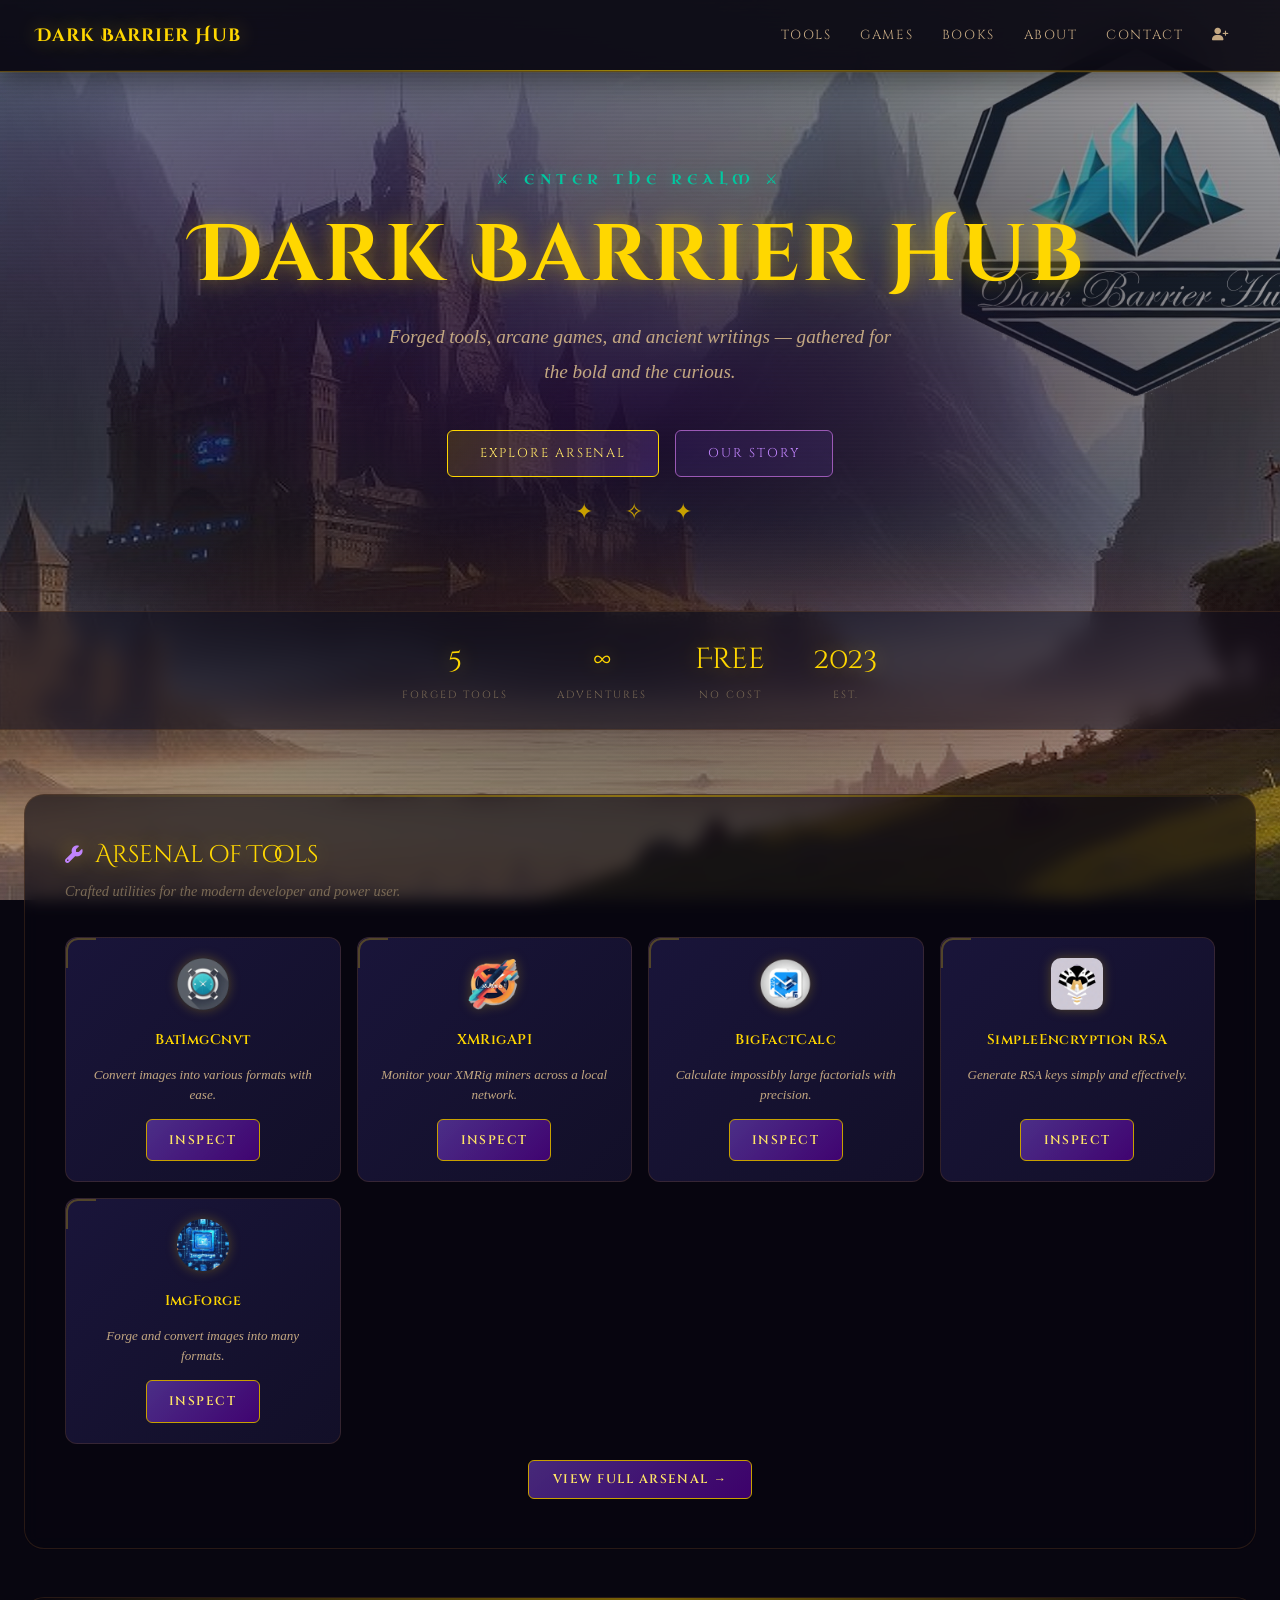
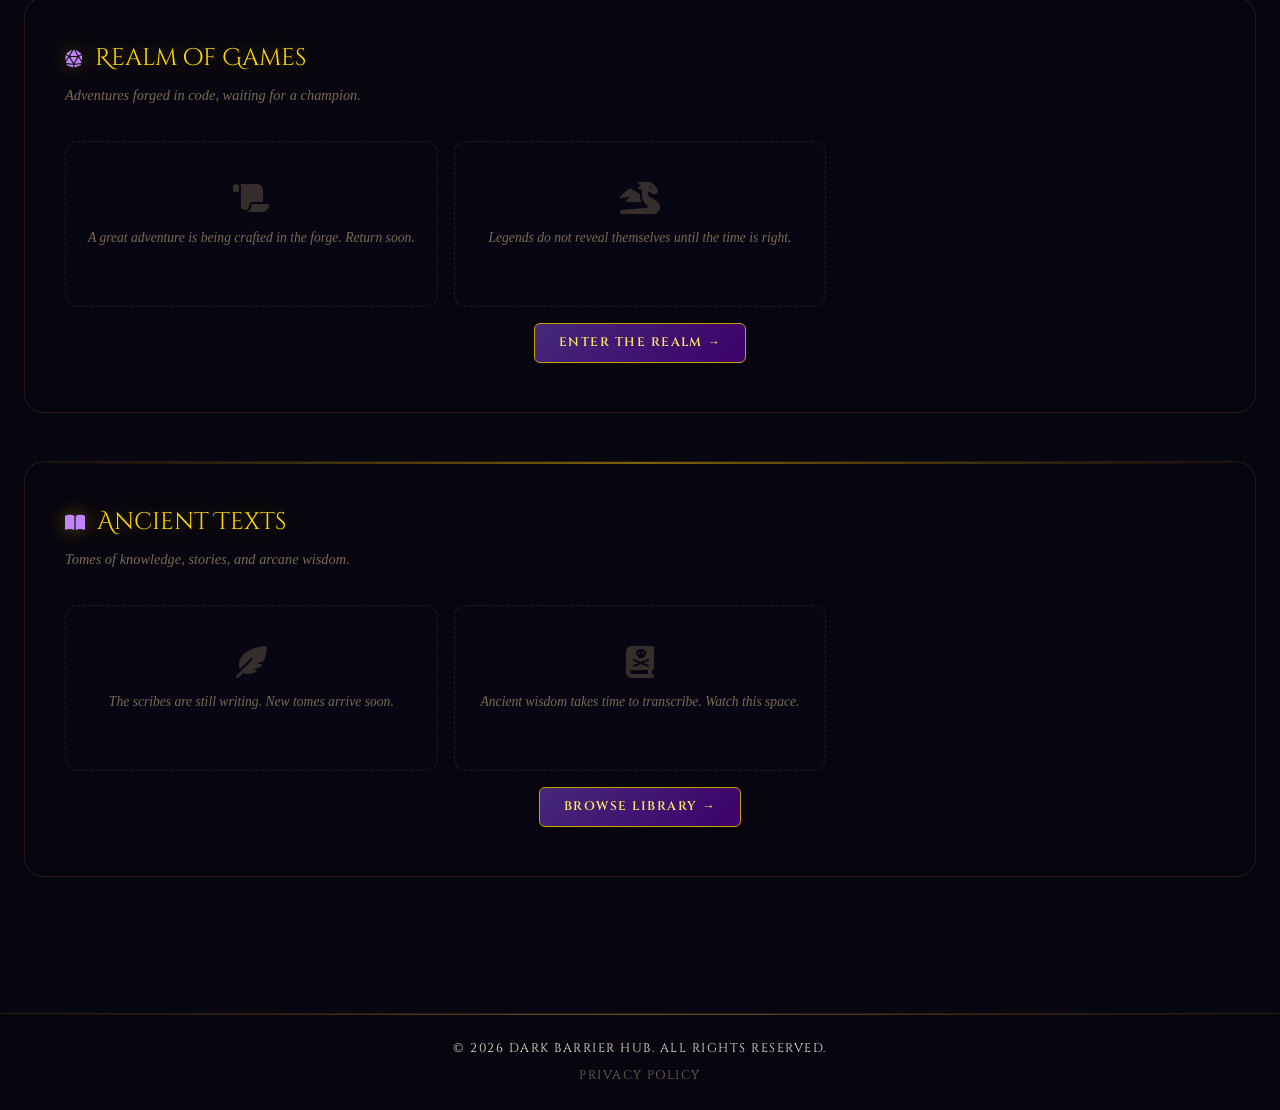
<file: public/index.html>
<!DOCTYPE html>
<html lang="en">
  <head>
    <meta charset="UTF-8" />
    <meta name="viewport" content="width=device-width, initial-scale=1.0" />
    <meta name="google-site-verification" content="aF66AyqtIwNbUEEOXgbLgI_PvESpe-GnkXago1eeX58" />
    <title>Dark Barrier Hub — Tools, Games & Books</title>
    <meta name="description" content="Explore top-quality tools, adventure games, and inspiring books at Dark Barrier Hub. Power up your digital experience with our curated collection." />
    <meta name="keywords" content="Dark Barrier Hub, software tools, PC tools, image converter, XMRig monitor, adventure games, ebooks, productivity, developer tools, tech store" />
    <meta name="author" content="Dark Barrier Hub Team" />
    <meta property="og:title" content="Dark Barrier Hub - Tools, Games, and Books" />
    <meta property="og:description" content="Buy powerful tools, indie games, and insightful books designed for developers and gamers." />
    <meta property="og:image" content="https://dark-barrier-hub.web.app/assets/images/dbh_icon.png" />
    <meta property="og:url" content="https://dark-barrier-hub.web.app/" />
    <meta property="og:type" content="website" />
    <meta name="twitter:card" content="summary_large_image" />
    <meta name="twitter:title" content="Dark Barrier Hub - Tools, Games, and Books" />
    <meta name="twitter:description" content="Shop developer tools, indie games, and self-help books in one place." />
    <meta name="twitter:image" content="https://dark-barrier-hub.web.app/assets/images/dbh_icon.png" />
    <link rel="shortcut icon" href="assets/images/dbh_icon.png" type="image/x-icon" />
    <link rel="stylesheet" href="https://cdn.jsdelivr.net/npm/bootstrap@5.3.0/dist/css/bootstrap.min.css" />
    <link rel="stylesheet" href="https://cdnjs.cloudflare.com/ajax/libs/font-awesome/6.7.2/css/all.min.css" />
    <link rel="stylesheet" href="assets/css/style.css" />
    <style>
      /* Page-specific: Index hero & sections */
      .hero-section {
        min-height: 58vh;
        display: flex;
        flex-direction: column;
        align-items: center;
        justify-content: center;
        text-align: center;
        padding: 6rem 2rem 5rem;
        position: relative;
      }

      .hero-section::before {
        content: '';
        position: absolute;
        inset: 0;
        background:
          radial-gradient(ellipse 60% 50% at 50% 60%, rgba(75,0,130,0.22) 0%, transparent 70%),
          radial-gradient(ellipse 80% 30% at 50% 100%, rgba(139,26,26,0.12) 0%, transparent 60%);
        pointer-events: none;
      }

      .hero-tagline {
        font-family: var(--font-rune);
        color: var(--teal-rune);
        font-size: 0.85rem;
        letter-spacing: 0.4em;
        text-transform: uppercase;
        text-shadow: var(--glow-rune);
        margin-bottom: 1.25rem;
        animation: runeGlow 3s infinite, fadeIn 1s ease both;
      }

      .hero-title {
        font-family: var(--font-title);
        font-size: clamp(2.4rem, 7vw, 5rem);
        color: var(--gold);
        text-shadow: var(--glow-gold);
        line-height: 1.1;
        margin-bottom: 1.25rem;
        animation: fadeInDown 0.7s ease both;
      }

      .hero-subtitle {
        font-family: var(--font-body);
        font-style: italic;
        color: var(--text-secondary);
        font-size: clamp(1rem, 2vw, 1.2rem);
        max-width: 520px;
        margin: 0 auto 2.5rem;
        animation: fadeInUp 0.7s 0.15s ease both;
      }

      .hero-cta {
        display: flex;
        gap: 1rem;
        justify-content: center;
        flex-wrap: wrap;
        animation: fadeInUp 0.7s 0.3s ease both;
      }

      .hero-cta .btn-primary-hero {
        font-family: var(--font-heading);
        font-size: 0.8rem;
        letter-spacing: 0.15em;
        text-transform: uppercase;
        padding: 0.75rem 2rem;
        border-radius: var(--radius-sm);
        border: 1px solid var(--gold);
        background: linear-gradient(135deg, rgba(255,215,0,0.15), rgba(111,66,193,0.3));
        color: var(--gold-pale);
        transition: all 0.3s ease;
        text-decoration: none;
      }

      .hero-cta .btn-primary-hero:hover {
        background: linear-gradient(135deg, var(--gold), var(--gold-dim));
        color: var(--bg-void);
        box-shadow: var(--glow-gold);
      }

      .hero-ornament {
        margin: 1rem 0 0;
        color: var(--gold-dim);
        font-size: 1.4rem;
        letter-spacing: 0.8rem;
        opacity: 0.35;
        animation: fadeIn 1s 0.5s ease both;
      }

      /* Stats bar */
      .stats-bar {
        display: flex;
        justify-content: center;
        gap: 3rem;
        padding: 1.5rem 2rem;
        border-top: 1px solid var(--border-dim);
        border-bottom: 1px solid var(--border-dim);
        background: rgba(13, 11, 26, 0.5);
        backdrop-filter: blur(10px);
        flex-wrap: wrap;
      }

      .stat-item {
        text-align: center;
      }

      .stat-number {
        font-family: var(--font-title);
        font-size: 1.8rem;
        color: var(--gold);
        text-shadow: var(--glow-gold);
        display: block;
      }

      .stat-label {
        font-family: var(--font-heading);
        font-size: 0.65rem;
        letter-spacing: 0.2em;
        text-transform: uppercase;
        color: var(--text-muted);
        display: block;
        margin-top: 0.1rem;
      }

      /* Section nav tabs */
      .section-nav {
        display: flex;
        gap: 0;
        border-bottom: 1px solid var(--border-dim);
        margin-bottom: 2.5rem;
        overflow-x: auto;
      }

      .section-nav-item {
        font-family: var(--font-heading);
        font-size: 0.75rem;
        letter-spacing: 0.15em;
        text-transform: uppercase;
        padding: 0.75rem 1.5rem;
        color: var(--text-muted);
        border-bottom: 2px solid transparent;
        cursor: default;
        white-space: nowrap;
        display: flex;
        align-items: center;
        gap: 0.5rem;
        transition: all 0.25s ease;
      }

      .section-nav-item i { font-size: 0.9rem; }

      .section-nav-item.active {
        color: var(--gold);
        border-bottom-color: var(--gold);
      }

      /* Index-specific card grid container */
      .index-section {
        padding: 4rem 0;
      }

      .section-wrapper {
        background: rgba(8, 6, 16, 0.6);
        border: 1px solid var(--border-dim);
        border-radius: var(--radius-lg);
        padding: 2.5rem;
        margin-bottom: 3rem;
        position: relative;
        overflow: hidden;
        backdrop-filter: blur(8px);
      }

      .section-wrapper::before {
        content: '';
        position: absolute;
        top: 0; left: 0; right: 0;
        height: 2px;
        background: linear-gradient(to right, transparent, var(--gold-dim), transparent);
        opacity: 0.6;
      }

      .section-label {
        font-family: var(--font-title);
        font-size: 1.5rem;
        color: var(--gold);
        text-shadow: var(--glow-gold);
        margin-bottom: 0.25rem;
        display: flex;
        align-items: center;
        gap: 0.75rem;
      }

      .section-label i {
        font-size: 1.1rem;
        color: var(--violet-pale);
      }

      .section-description {
        font-family: var(--font-body);
        font-style: italic;
        color: var(--text-muted);
        font-size: 0.9rem;
        margin-bottom: 2rem;
      }

      /* Homepage cards are smaller */
      .home-card {
        background: linear-gradient(135deg, rgba(28,23,64,0.9) 0%, rgba(19,16,42,0.95) 100%);
        border: 1px solid var(--border-dim);
        border-radius: var(--radius-md);
        padding: 1.25rem;
        transition: all 0.3s cubic-bezier(0.34,1.56,0.64,1);
        height: 100%;
        display: flex;
        flex-direction: column;
        align-items: center;
        text-align: center;
        position: relative;
        overflow: hidden;
      }

      .home-card::after {
        content: '';
        position: absolute;
        top: 0; left: 0;
        width: 30px; height: 30px;
        border-top: 2px solid rgba(255,215,0,0.25);
        border-left: 2px solid rgba(255,215,0,0.25);
        border-radius: var(--radius-md) 0 0 0;
        transition: border-color 0.3s ease;
      }

      .home-card:hover {
        transform: translateY(-5px) scale(1.02);
        border-color: var(--border-mid);
        box-shadow: var(--glow-violet), var(--shadow-card);
      }

      .home-card:hover::after {
        border-color: rgba(255,215,0,0.6);
      }

      .home-card img {
        width: 52px;
        height: 52px;
        object-fit: contain;
        border-radius: 10px;
        margin-bottom: 0.75rem;
        filter: drop-shadow(0 0 6px rgba(255,215,0,0.25));
        transition: filter 0.3s ease, transform 0.3s ease;
      }

      .home-card:hover img {
        filter: drop-shadow(0 0 14px rgba(255,215,0,0.55));
        transform: scale(1.1);
      }

      .home-card h5 {
        font-family: var(--font-heading);
        font-size: 0.88rem;
        color: var(--gold);
        letter-spacing: 0.03em;
        margin-bottom: 0.4rem;
        min-height: 36px;
        display: flex;
        align-items: center;
        justify-content: center;
      }

      .home-card p {
        font-family: var(--font-body);
        font-style: italic;
        font-size: 0.82rem;
        color: var(--text-secondary);
        line-height: 1.55;
        flex: 1;
        margin-bottom: 0.85rem;
      }

      /* Placeholder cards */
      .placeholder-card {
        background: rgba(13, 11, 26, 0.4);
        border: 1px dashed var(--border-dim);
        border-radius: var(--radius-md);
        padding: 2.5rem 1.25rem;
        text-align: center;
        color: var(--text-muted);
        height: 100%;
      }

      .placeholder-card i {
        font-size: 2rem;
        display: block;
        margin-bottom: 0.75rem;
        opacity: 0.4;
      }

      .placeholder-card p {
        font-family: var(--font-body);
        font-style: italic;
        color: var(--text-muted);
        font-size: 0.85rem;
      }
    </style>
  </head>

  <body>
    <!-- NAVIGATION -->
    <nav class="navbar navbar-expand-lg navbar-dark">
      <div class="container-fluid">
        <a class="navbar-brand" href="#">Dark Barrier Hub</a>
        <button class="navbar-toggler" type="button" data-bs-toggle="collapse" data-bs-target="#navbarNav">
          <span class="navbar-toggler-icon"></span>
        </button>
        <div class="collapse navbar-collapse" id="navbarNav">
          <ul class="navbar-nav ms-auto">
            <li class="nav-item"><a class="nav-link" href="tools.html">Tools</a></li>
            <li class="nav-item"><a class="nav-link" href="games.html">Games</a></li>
            <li class="nav-item"><a class="nav-link" href="books.html">Books</a></li>
            <li class="nav-item"><a class="nav-link" href="about.html">About</a></li>
            <li class="nav-item"><a class="nav-link" href="contact.html">Contact</a></li>
            <li class="nav-item">
              <a class="nav-link" href="logsign.html" title="Login/Signup"><i class="fa-solid fa-user-plus"></i></a>
            </li>
          </ul>
        </div>
      </div>
    </nav>

    <!-- HERO -->
    <section class="hero-section">
      <p class="hero-tagline">⚔ Enter the Realm ⚔</p>
      <h1 class="hero-title">Dark Barrier Hub</h1>
      <p class="hero-subtitle">Forged tools, arcane games, and ancient writings — gathered for the bold and the curious.</p>
      <div class="hero-cta">
        <a href="#tools-section" class="btn-primary-hero">Explore Arsenal</a>
        <a href="about.html" class="btn-primary-hero" style="border-color: var(--violet-bright); color: var(--violet-pale); background: rgba(111,66,193,0.15);">Our Story</a>
      </div>
      <div class="hero-ornament">✦ ✧ ✦</div>
    </section>

    <!-- STATS BAR -->
    <div class="stats-bar">
      <div class="stat-item">
        <span class="stat-number">5</span>
        <span class="stat-label">Forged Tools</span>
      </div>
      <div class="stat-item">
        <span class="stat-number">∞</span>
        <span class="stat-label">Adventures</span>
      </div>
      <div class="stat-item">
        <span class="stat-number">Free</span>
        <span class="stat-label">No Cost</span>
      </div>
      <div class="stat-item">
        <span class="stat-number">2023</span>
        <span class="stat-label">Est.</span>
      </div>
    </div>

    <!-- MAIN CONTENT -->
    <div class="container-fluid px-3 px-md-4 index-section" id="tools-section">
      <div class="row g-0">
        <div class="col-12">

          <!-- TOOLS -->
          <div class="section-wrapper">
            <div class="section-label">
              <i class="fa-solid fa-wrench"></i> Arsenal of Tools
            </div>
            <p class="section-description">Crafted utilities for the modern developer and power user.</p>
            <div class="row g-3">
              <div class="col-12 col-sm-6 col-md-4 col-lg-3 col-xl-2-4">
                <div class="home-card">
                  <img src="assets/images/products/pid1/main1.ico" alt="BatImgCnvt" />
                  <h5>BatImgCnvt</h5>
                  <p>Convert images into various formats with ease.</p>
                  <a href="product.html?data=assets/data/pid1.json" class="btn-custom">Inspect</a>
                </div>
              </div>
              <div class="col-12 col-sm-6 col-md-4 col-lg-3 col-xl-2-4">
                <div class="home-card">
                  <img src="assets/images/products/pid2/main1.ico" alt="XMRigAPI" />
                  <h5>XMRigAPI</h5>
                  <p>Monitor your XMRig miners across a local network.</p>
                  <a href="product.html?data=assets/data/pid2.json" class="btn-custom">Inspect</a>
                </div>
              </div>
              <div class="col-12 col-sm-6 col-md-4 col-lg-3 col-xl-2-4">
                <div class="home-card">
                  <img src="assets/images/products/pid3/main1.ico" alt="BigFactCalc" />
                  <h5>BigFactCalc</h5>
                  <p>Calculate impossibly large factorials with precision.</p>
                  <a href="product.html?data=assets/data/pid3.json" class="btn-custom">Inspect</a>
                </div>
              </div>
              <div class="col-12 col-sm-6 col-md-4 col-lg-3 col-xl-2-4">
                <div class="home-card">
                  <img src="assets/images/products/pid4/main1.ico" alt="SimpleEncryption RSA" />
                  <h5>SimpleEncryption RSA</h5>
                  <p>Generate RSA keys simply and effectively.</p>
                  <a href="product.html?data=assets/data/pid4.json" class="btn-custom">Inspect</a>
                </div>
              </div>
              <div class="col-12 col-sm-6 col-md-4 col-lg-3 col-xl-2-4">
                <div class="home-card">
                  <img src="assets/images/products/pid5/main1.ico" alt="ImgForge" />
                  <h5>ImgForge</h5>
                  <p>Forge and convert images into many formats.</p>
                  <a href="product.html?data=assets/data/pid5.json" class="btn-custom">Inspect</a>
                </div>
              </div>
            </div>
            <div class="text-center mt-3">
              <a href="tools.html" class="btn-custom" style="font-size: 0.72rem; padding: 0.5rem 1.5rem;">View Full Arsenal →</a>
            </div>
          </div>

          <!-- GAMES -->
          <div class="section-wrapper">
            <div class="section-label">
              <i class="fa-solid fa-dice-d20"></i> Realm of Games
            </div>
            <p class="section-description">Adventures forged in code, waiting for a champion.</p>
            <div class="row g-3">
              <div class="col-12 col-sm-6 col-md-4">
                <div class="placeholder-card">
                  <i class="fa-solid fa-scroll"></i>
                  <p>A great adventure is being crafted in the forge. Return soon.</p>
                </div>
              </div>
              <div class="col-12 col-sm-6 col-md-4">
                <div class="placeholder-card">
                  <i class="fa-solid fa-dragon"></i>
                  <p>Legends do not reveal themselves until the time is right.</p>
                </div>
              </div>
            </div>
            <div class="text-center mt-3">
              <a href="games.html" class="btn-custom" style="font-size: 0.72rem; padding: 0.5rem 1.5rem;">Enter the Realm →</a>
            </div>
          </div>

          <!-- BOOKS -->
          <div class="section-wrapper">
            <div class="section-label">
              <i class="fa-solid fa-book-open"></i> Ancient Texts
            </div>
            <p class="section-description">Tomes of knowledge, stories, and arcane wisdom.</p>
            <div class="row g-3">
              <div class="col-12 col-sm-6 col-md-4">
                <div class="placeholder-card">
                  <i class="fa-solid fa-feather-pointed"></i>
                  <p>The scribes are still writing. New tomes arrive soon.</p>
                </div>
              </div>
              <div class="col-12 col-sm-6 col-md-4">
                <div class="placeholder-card">
                  <i class="fa-solid fa-book-skull"></i>
                  <p>Ancient wisdom takes time to transcribe. Watch this space.</p>
                </div>
              </div>
            </div>
            <div class="text-center mt-3">
              <a href="books.html" class="btn-custom" style="font-size: 0.72rem; padding: 0.5rem 1.5rem;">Browse Library →</a>
            </div>
          </div>

        </div>
      </div>
    </div>

    <!-- FOOTER -->
    <footer class="footer text-center p-3 mt-4">
      <div class="container">
        <p class="mb-1">&copy; 2026 Dark Barrier Hub. All rights reserved.</p>
        <a href="privacy-policy.html">Privacy Policy</a>
      </div>
    </footer>

    <script type="module" src="assets/js/login_logout.js"></script>
    <script src="https://cdn.jsdelivr.net/npm/bootstrap@5.3.0/dist/js/bootstrap.bundle.min.js"></script>

    <script>
      // Stagger card animations on load
      document.querySelectorAll('.home-card, .placeholder-card').forEach((card, i) => {
        card.style.opacity = '0';
        card.style.transform = 'translateY(20px)';
        card.style.transition = 'opacity 0.5s ease, transform 0.5s ease';
        setTimeout(() => {
          card.style.opacity = '1';
          card.style.transform = 'translateY(0)';
        }, 80 * i + 200);
      });
    </script>
  </body>
</html>
</file>
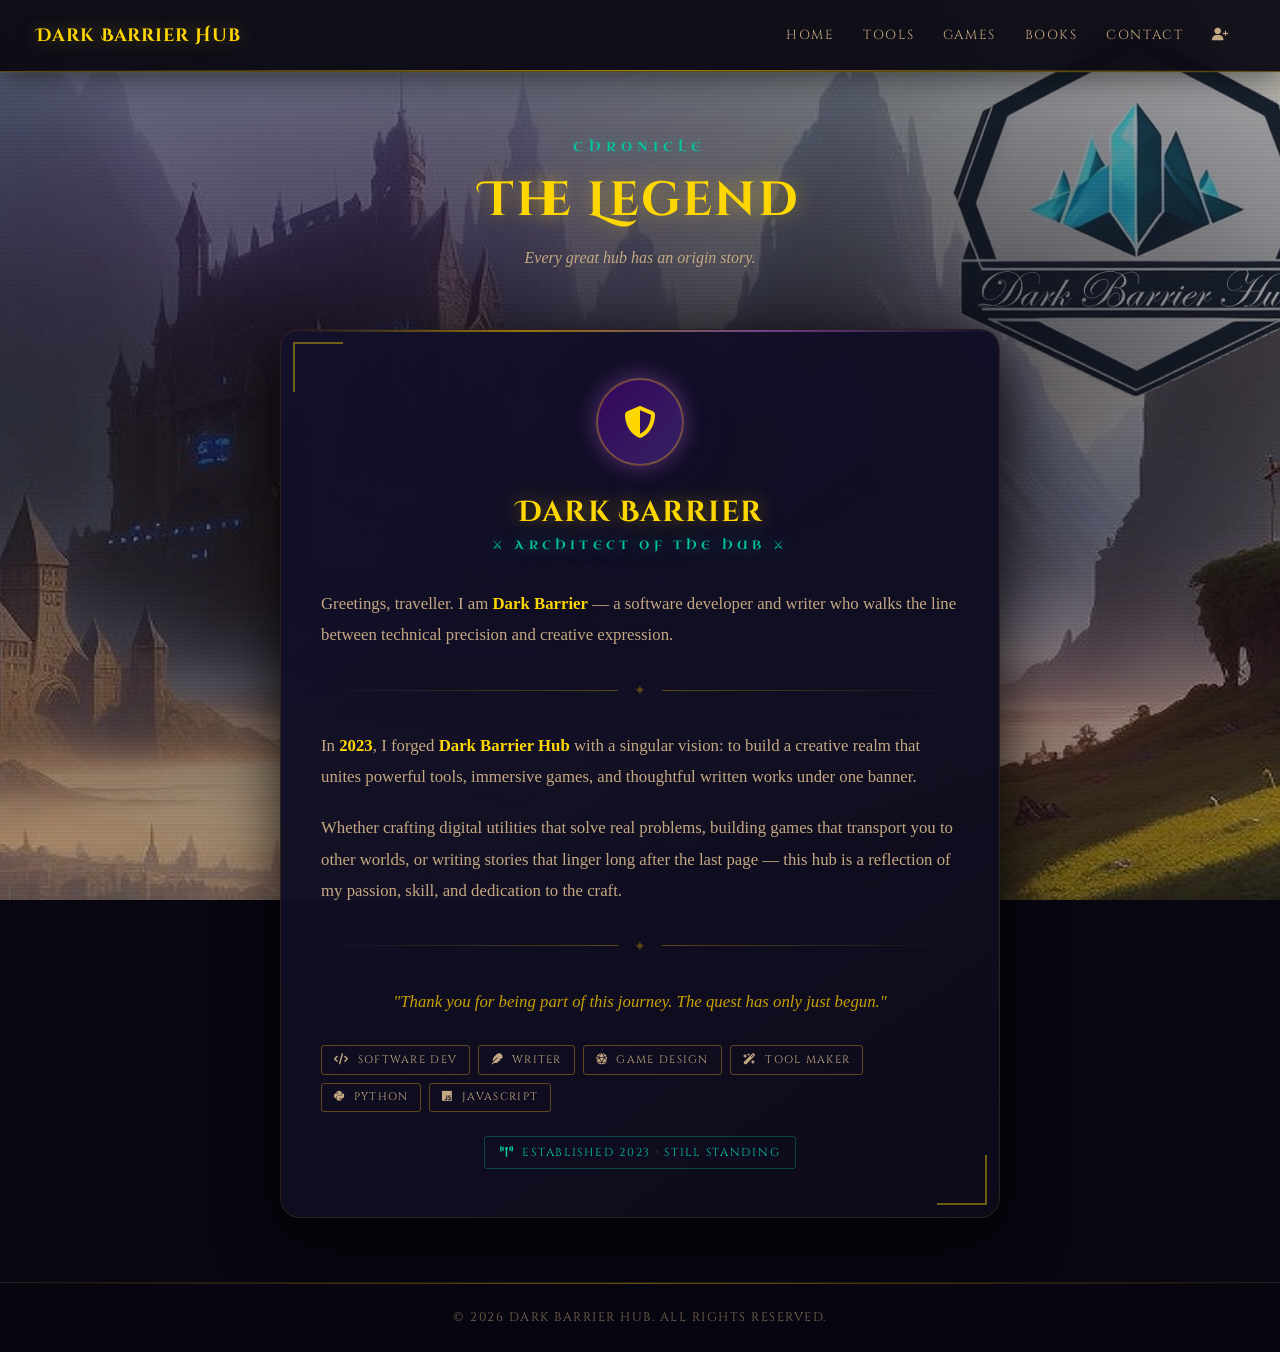
<file: public/about.html>
<!DOCTYPE html>
<html lang="en">
<head>
    <meta charset="UTF-8">
    <meta name="viewport" content="width=device-width, initial-scale=1.0">
    <title>The Legend — Dark Barrier Hub</title>
    <meta name="description" content="Learn about the creator and the vision behind Dark Barrier Hub – a space for tools, games, and unique content driven by creativity and technology.">
    <meta name="keywords" content="About Dark Barrier Hub, software developer, indie developer, tool maker, game developer, content creator, digital products">
    <meta name="author" content="Dark Barrier">
    <meta property="og:title" content="The Legend — Dark Barrier Hub">
    <meta property="og:description" content="Discover the story and vision behind Dark Barrier Hub.">
    <meta property="og:image" content="https://dark-barrier-hub.web.app/assets/images/dbh_icon.png">
    <meta property="og:url" content="https://dark-barrier-hub.web.app/about.html">
    <meta property="og:type" content="website">
    <meta name="twitter:card" content="summary_large_image">
    <meta name="twitter:image" content="https://dark-barrier-hub.web.app/assets/images/dbh_icon.png">
    <link rel="shortcut icon" href="assets/images/dbh_icon.png" type="image/x-icon">
    <link rel="stylesheet" href="https://cdn.jsdelivr.net/npm/bootstrap@5.3.0/dist/css/bootstrap.min.css">
    <link rel="stylesheet" href="https://cdnjs.cloudflare.com/ajax/libs/font-awesome/6.7.2/css/all.min.css">
    <link rel="stylesheet" href="assets/css/style.css">
    <style>
      .about-hero {
        padding: 4rem 1rem 2.5rem;
        text-align: center;
      }

      .about-card {
        max-width: 720px;
        margin: 0 auto 4rem;
        background: linear-gradient(145deg, rgba(19,16,42,0.97) 0%, rgba(13,11,26,0.99) 100%);
        border: 1px solid var(--border-dim);
        border-radius: var(--radius-lg);
        padding: 3rem 2.5rem;
        position: relative;
        overflow: hidden;
        box-shadow: var(--shadow-deep);
        animation: fadeIn 0.6s ease both;
      }

      .about-card::before {
        content: '';
        position: absolute;
        top: 0; left: 0; right: 0;
        height: 2px;
        background: linear-gradient(to right, transparent, var(--gold-dim), var(--violet-bright), transparent);
        opacity: 0.7;
      }

      /* Corner ornaments */
      .about-card .corner-tl,
      .about-card .corner-br {
        position: absolute;
        width: 50px;
        height: 50px;
        pointer-events: none;
      }

      .about-card .corner-tl {
        top: 12px; left: 12px;
        border-top: 2px solid rgba(255,215,0,0.4);
        border-left: 2px solid rgba(255,215,0,0.4);
      }

      .about-card .corner-br {
        bottom: 12px; right: 12px;
        border-bottom: 2px solid rgba(255,215,0,0.4);
        border-right: 2px solid rgba(255,215,0,0.4);
      }

      .about-icon {
        width: 88px;
        height: 88px;
        border-radius: 50%;
        background: linear-gradient(135deg, rgba(75,0,130,0.6), rgba(111,66,193,0.4));
        border: 2px solid var(--border-mid);
        display: flex;
        align-items: center;
        justify-content: center;
        margin: 0 auto 1.75rem;
        box-shadow: var(--glow-violet);
        font-size: 2rem;
        color: var(--gold);
      }

      .about-name {
        font-family: var(--font-title);
        color: var(--gold);
        text-shadow: var(--glow-gold);
        font-size: 1.8rem;
        text-align: center;
        margin-bottom: 0.25rem;
      }

      .about-role {
        font-family: var(--font-rune);
        color: var(--teal-rune);
        font-size: 0.75rem;
        letter-spacing: 0.35em;
        text-transform: uppercase;
        text-align: center;
        text-shadow: var(--glow-rune);
        animation: runeGlow 3s infinite;
        margin-bottom: 2rem;
      }

      .about-divider {
        display: flex;
        align-items: center;
        gap: 1rem;
        margin: 1.75rem 0;
        color: var(--gold-dim);
        opacity: 0.4;
      }

      .about-divider::before,
      .about-divider::after {
        content: '';
        flex: 1;
        height: 1px;
      }

      .about-divider::before { background: linear-gradient(to right, transparent, var(--gold-dim)); }
      .about-divider::after  { background: linear-gradient(to left,  transparent, var(--gold-dim)); }

      .about-divider span { font-size: 0.9rem; }

      .about-paragraph {
        font-family: var(--font-body);
        font-size: 1.05rem;
        color: var(--text-secondary);
        line-height: 1.85;
        margin-bottom: 1.25rem;
      }

      .about-paragraph strong {
        color: var(--gold);
        font-style: normal;
      }

      .skill-tags {
        display: flex;
        flex-wrap: wrap;
        gap: 0.5rem;
        margin-top: 1.75rem;
      }

      .skill-tag {
        font-family: var(--font-heading);
        font-size: 0.68rem;
        letter-spacing: 0.12em;
        text-transform: uppercase;
        padding: 0.28rem 0.75rem;
        border: 1px solid var(--border-mid);
        color: var(--text-secondary);
        border-radius: 3px;
        transition: all 0.25s ease;
      }

      .skill-tag:hover {
        border-color: var(--gold);
        color: var(--gold);
        box-shadow: var(--glow-gold);
        background: rgba(255,215,0,0.05);
      }

      .founded-badge {
        display: inline-flex;
        align-items: center;
        gap: 0.5rem;
        font-family: var(--font-heading);
        font-size: 0.72rem;
        letter-spacing: 0.15em;
        text-transform: uppercase;
        color: var(--teal-rune);
        border: 1px solid rgba(0,200,160,0.3);
        padding: 0.35rem 0.9rem;
        border-radius: 3px;
        margin-top: 1.5rem;
      }
    </style>
</head>

<body>
    <nav class="navbar navbar-expand-lg navbar-dark">
        <div class="container-fluid">
            <a class="navbar-brand" href="index.html">Dark Barrier Hub</a>
            <button class="navbar-toggler" type="button" data-bs-toggle="collapse" data-bs-target="#navbarNav">
                <span class="navbar-toggler-icon"></span>
            </button>
            <div class="collapse navbar-collapse" id="navbarNav">
                <ul class="navbar-nav ms-auto">
                    <li class="nav-item"><a class="nav-link" href="index.html">Home</a></li>
                    <li class="nav-item"><a class="nav-link" href="tools.html">Tools</a></li>
                    <li class="nav-item"><a class="nav-link" href="games.html">Games</a></li>
                    <li class="nav-item"><a class="nav-link" href="books.html">Books</a></li>
                    <li class="nav-item"><a class="nav-link" href="contact.html">Contact</a></li>
                    <li class="nav-item"><a class="nav-link" href="logsign.html"><i class="fa-solid fa-user-plus"></i></a></li>
                </ul>
            </div>
        </div>
    </nav>

    <div class="about-hero">
      <div style="font-family: var(--font-rune); color: var(--teal-rune); font-size: 0.8rem; letter-spacing: 0.4em; text-transform: uppercase; margin-bottom: 0.75rem; text-shadow: var(--glow-rune); animation: runeGlow 3s infinite;">Chronicle</div>
      <h1 style="font-family: var(--font-title); color: var(--gold); text-shadow: var(--glow-gold); font-size: clamp(1.8rem, 5vw, 3rem);">The Legend</h1>
      <p style="font-family: var(--font-body); font-style: italic; color: var(--text-secondary); margin-top: 0.75rem; font-size: 1rem;">Every great hub has an origin story.</p>
    </div>

    <div class="container">
      <div class="about-card">
        <div class="corner-tl"></div>
        <div class="corner-br"></div>

        <div class="about-icon">
          <i class="fa-solid fa-shield-halved"></i>
        </div>

        <h2 class="about-name">Dark Barrier</h2>
        <div class="about-role">⚔ Architect of the Hub ⚔</div>

        <p class="about-paragraph">
          Greetings, traveller. I am <strong>Dark Barrier</strong> — a software developer and writer who walks the line between technical precision and creative expression.
        </p>

        <div class="about-divider"><span>✦</span></div>

        <p class="about-paragraph">
          In <strong>2023</strong>, I forged <strong>Dark Barrier Hub</strong> with a singular vision: to build a creative realm that unites powerful tools, immersive games, and thoughtful written works under one banner.
        </p>

        <p class="about-paragraph">
          Whether crafting digital utilities that solve real problems, building games that transport you to other worlds, or writing stories that linger long after the last page — this hub is a reflection of my passion, skill, and dedication to the craft.
        </p>

        <div class="about-divider"><span>✦</span></div>

        <p class="about-paragraph" style="color: var(--gold-dim); font-style: italic; text-align: center;">
          "Thank you for being part of this journey. The quest has only just begun."
        </p>

        <div class="skill-tags">
          <span class="skill-tag"><i class="fa-solid fa-code" style="font-size:0.7rem; margin-right:4px;"></i> Software Dev</span>
          <span class="skill-tag"><i class="fa-solid fa-feather" style="font-size:0.7rem; margin-right:4px;"></i> Writer</span>
          <span class="skill-tag"><i class="fa-solid fa-dice-d20" style="font-size:0.7rem; margin-right:4px;"></i> Game Design</span>
          <span class="skill-tag"><i class="fa-solid fa-wand-magic-sparkles" style="font-size:0.7rem; margin-right:4px;"></i> Tool Maker</span>
          <span class="skill-tag"><i class="fa-brands fa-python" style="font-size:0.7rem; margin-right:4px;"></i> Python</span>
          <span class="skill-tag"><i class="fa-brands fa-js" style="font-size:0.7rem; margin-right:4px;"></i> JavaScript</span>
        </div>

        <div class="text-center">
          <span class="founded-badge">
            <i class="fa-solid fa-tower-broadcast"></i>
            Established 2023 · Still Standing
          </span>
        </div>
      </div>
    </div>

    <footer class="footer text-center p-3 mt-4">
        &copy; 2026 Dark Barrier Hub. All rights reserved.
    </footer>

    <script type="module" src="assets/js/login_logout.js"></script>
    <script src="https://cdn.jsdelivr.net/npm/bootstrap@5.3.0/dist/js/bootstrap.bundle.min.js"></script>
</body>
</html>
</file>
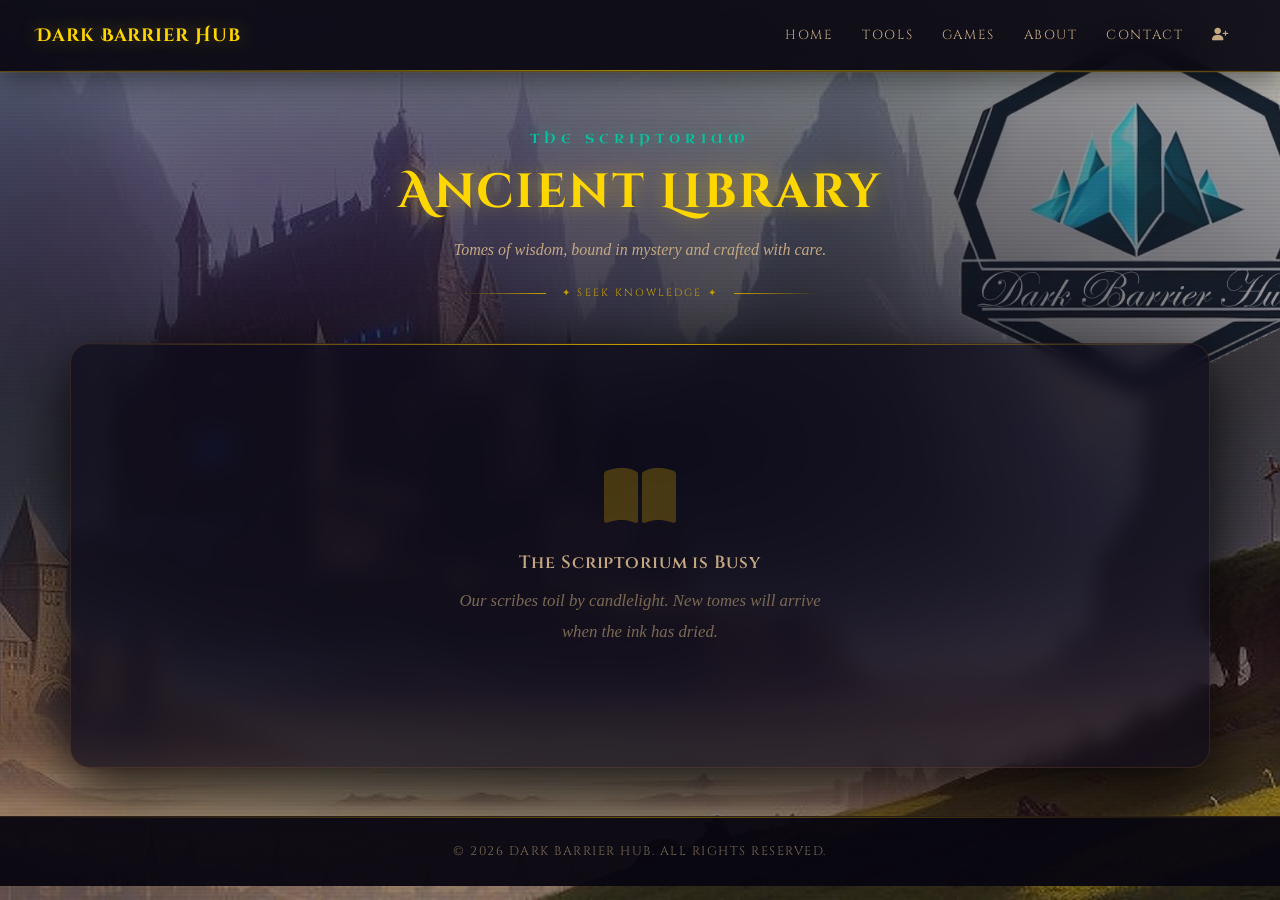
<file: public/books.html>
<!DOCTYPE html>
<html lang="en">
<head>
    <meta charset="UTF-8" />
    <meta name="viewport" content="width=device-width, initial-scale=1.0" />
    <title>Ancient Library — Dark Barrier Hub</title>
    <meta name="description" content="Browse and explore original books from Dark Barrier Hub. Dive into creative stories, self-help content, and more from a passionate indie creator.">
    <meta name="keywords" content="Dark Barrier Hub Books, indie books, original books, story books, self-help books, creative writing, digital library, online books">
    <meta name="author" content="Dark Barrier">
    <meta property="og:title" content="Ancient Library — Dark Barrier Hub">
    <meta property="og:description" content="Discover original books and unique reads created by Dark Barrier.">
    <meta property="og:image" content="https://dark-barrier-hub.web.app/assets/images/dbh_icon.png">
    <meta property="og:url" content="https://dark-barrier-hub.web.app/books.html">
    <meta property="og:type" content="website">
    <meta name="twitter:card" content="summary_large_image">
    <meta name="twitter:image" content="https://dark-barrier-hub.web.app/assets/images/dbh_icon.png">
    <link rel="shortcut icon" href="assets/images/dbh_icon.png" type="image/x-icon" />
    <link rel="stylesheet" href="https://cdn.jsdelivr.net/npm/bootstrap@5.3.0/dist/css/bootstrap.min.css" />
    <link rel="stylesheet" href="https://cdnjs.cloudflare.com/ajax/libs/font-awesome/6.7.2/css/all.min.css" />
    <link rel="stylesheet" href="assets/css/style.css" />
    <style>
      .empty-library {
        padding: 5rem 2rem;
        text-align: center;
      }
      .empty-library i {
        font-size: 4rem;
        color: var(--gold-dim);
        opacity: 0.3;
        display: block;
        margin-bottom: 1.5rem;
        animation: pulseGold 3s infinite;
      }
      .empty-library h3 {
        font-family: var(--font-heading);
        color: var(--text-secondary);
        font-size: 1.1rem;
        letter-spacing: 0.05em;
        margin-bottom: 0.75rem;
      }
      .empty-library p {
        font-family: var(--font-body);
        font-style: italic;
        color: var(--text-muted);
        max-width: 400px;
        margin: 0 auto;
      }
    </style>
</head>

<body>
    <nav class="navbar navbar-expand-lg navbar-dark">
        <div class="container-fluid">
            <a class="navbar-brand" href="index.html">Dark Barrier Hub</a>
            <button class="navbar-toggler" type="button" data-bs-toggle="collapse" data-bs-target="#navbarNav">
                <span class="navbar-toggler-icon"></span>
            </button>
            <div class="collapse navbar-collapse" id="navbarNav">
                <ul class="navbar-nav ms-auto">
                    <li class="nav-item"><a class="nav-link" href="index.html">Home</a></li>
                    <li class="nav-item"><a class="nav-link" href="tools.html">Tools</a></li>
                    <li class="nav-item"><a class="nav-link" href="games.html">Games</a></li>
                    <li class="nav-item"><a class="nav-link" href="about.html">About</a></li>
                    <li class="nav-item"><a class="nav-link" href="contact.html">Contact</a></li>
                    <li class="nav-item"><a class="nav-link" href="logsign.html"><i class="fa-solid fa-user-plus"></i></a></li>
                </ul>
            </div>
        </div>
    </nav>

    <div style="padding: 3.5rem 1rem 2rem; text-align: center; position: relative;">
      <div style="font-family: var(--font-rune); color: var(--teal-rune); font-size: 0.8rem; letter-spacing: 0.4em; text-transform: uppercase; margin-bottom: 0.75rem; text-shadow: var(--glow-rune); animation: runeGlow 3s infinite;">The Scriptorium</div>
      <h1 style="font-family: var(--font-title); color: var(--gold); text-shadow: var(--glow-gold); font-size: clamp(1.8rem, 5vw, 3rem);">Ancient Library</h1>
      <p style="font-family: var(--font-body); font-style: italic; color: var(--text-secondary); margin-top: 0.75rem; font-size: 1rem;">Tomes of wisdom, bound in mystery and crafted with care.</p>
      <div style="display: flex; align-items: center; gap: 1rem; margin: 1.25rem auto 0; max-width: 360px;">
        <div style="flex:1; height:1px; background: linear-gradient(to right, transparent, var(--gold-dim));"></div>
        <span style="color: var(--gold-dim); font-size: 0.65rem; font-family: var(--font-heading); letter-spacing: 0.2em;">✦ SEEK KNOWLEDGE ✦</span>
        <div style="flex:1; height:1px; background: linear-gradient(to left, transparent, var(--gold-dim));"></div>
      </div>
    </div>

    <section class="category container mt-2 mb-5" id="app-container">
        <div class="row" id="apps-list"></div>
    </section>

    <footer class="footer text-center p-3 mt-4">
        &copy; 2026 Dark Barrier Hub. All rights reserved.
    </footer>

    <script>
        fetch("assets/data/books.json")
            .then(res => res.json())
            .then(data => {
                const appList = document.getElementById("apps-list");
                if (!data || data.length === 0) {
                    appList.innerHTML = `
                      <div class="col-12">
                        <div class="empty-library">
                          <i class="fa-solid fa-book-open"></i>
                          <h3>The Scriptorium is Busy</h3>
                          <p>Our scribes toil by candlelight. New tomes will arrive when the ink has dried.</p>
                        </div>
                      </div>
                    `;
                    return;
                }
                data.forEach((app, i) => {
                    const col = document.createElement("div");
                    col.className = "col-md-4 col-lg-3 mb-4";
                    col.style.opacity = '0';
                    col.style.transform = 'translateY(24px)';
                    col.style.transition = `opacity 0.5s ease ${i*80}ms, transform 0.5s ease ${i*80}ms`;
                    col.innerHTML = `
                        <div class="card h-100 p-3 d-flex flex-column justify-content-between align-items-center text-center">
                            <img src="${app.icon}" alt="${app.name} Icon" class="card-img-top mb-2" />
                            <div class="card-body">
                              <h4 class="card-title">${app.name}</h4>
                              <p class="card-text">${app.description}</p>
                            </div>
                            <a href="${app.link}" class="btn btn-custom mt-2" style="width:80%;" target="_blank">Read Now</a>
                        </div>
                    `;
                    appList.appendChild(col);
                    setTimeout(() => { col.style.opacity = '1'; col.style.transform = 'translateY(0)'; }, 50 + i * 80);
                });
            })
            .catch(err => {
                document.getElementById("apps-list").innerHTML = "<p class='text-center' style='color: var(--crimson-bright); font-family: var(--font-body); font-style: italic;'>The library doors are sealed. Please return later.</p>";
                console.error(err);
            });
    </script>

    <script src="https://cdn.jsdelivr.net/npm/bootstrap@5.3.0/dist/js/bootstrap.bundle.min.js"></script>
</body>
</html>
</file>
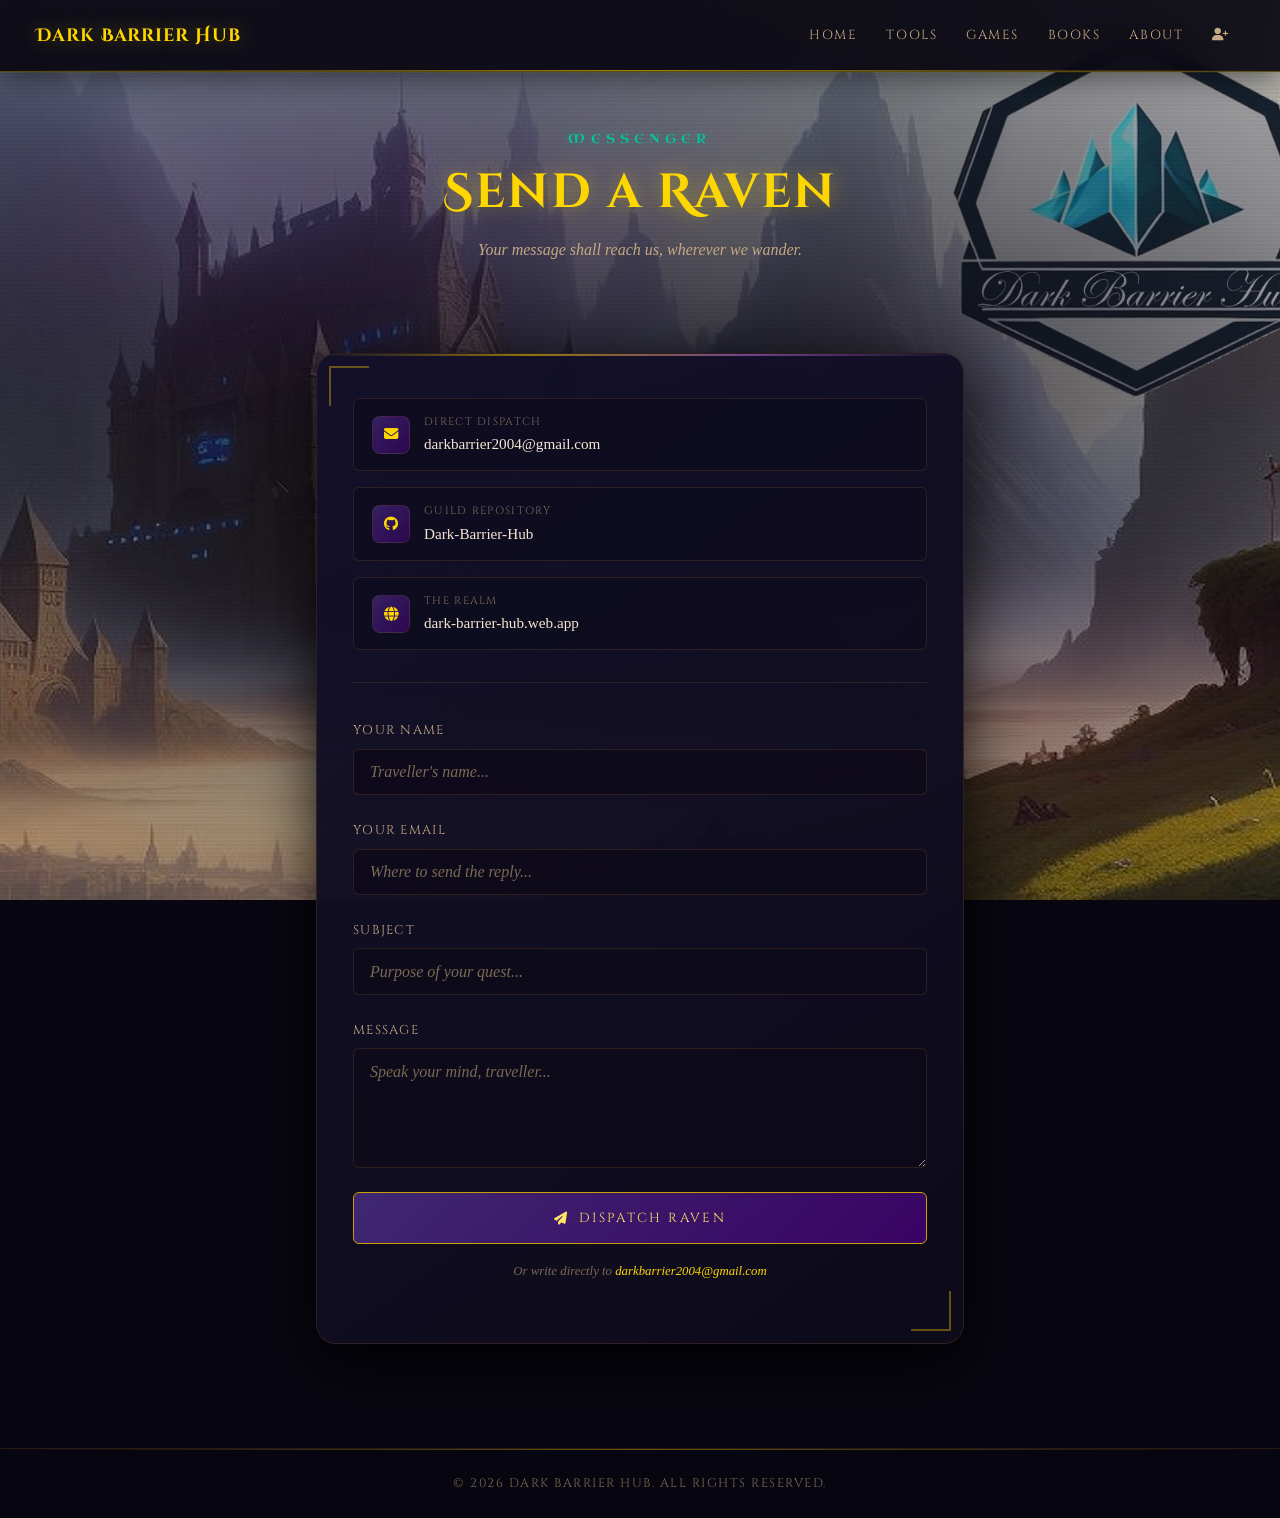
<file: public/contact.html>
<!DOCTYPE html>
<html lang="en">
<head>
    <meta charset="UTF-8">
    <meta name="viewport" content="width=device-width, initial-scale=1.0">
    <title>Send a Raven — Dark Barrier Hub</title>
    <meta name="description" content="Get in touch with the Dark Barrier Hub team. For feedback, queries, collaborations, or support—contact us directly.">
    <meta name="keywords" content="Dark Barrier Hub contact, get in touch, support, feedback, collaboration, developer contact, contact page">
    <meta name="author" content="Dark Barrier">
    <meta property="og:title" content="Send a Raven — Dark Barrier Hub">
    <meta property="og:description" content="Have questions or ideas? Contact the Dark Barrier Hub team for assistance or collaboration opportunities.">
    <meta property="og:image" content="https://dark-barrier-hub.web.app/assets/images/dbh_icon.png">
    <meta property="og:url" content="https://dark-barrier-hub.web.app/contact.html">
    <meta property="og:type" content="website">
    <meta name="twitter:card" content="summary_large_image">
    <meta name="twitter:image" content="https://dark-barrier-hub.web.app/assets/images/dbh_icon.png">
    <link rel="shortcut icon" href="assets/images/dbh_icon.png" type="image/x-icon">
    <link rel="stylesheet" href="https://cdn.jsdelivr.net/npm/bootstrap@5.3.0/dist/css/bootstrap.min.css">
    <link rel="stylesheet" href="https://cdnjs.cloudflare.com/ajax/libs/font-awesome/6.7.2/css/all.min.css">
    <link rel="stylesheet" href="assets/css/style.css">
    <style>
      .contact-wrapper {
        max-width: 680px;
        margin: 0 auto;
        padding: 3rem 1rem 5rem;
      }

      .contact-card {
        background: linear-gradient(145deg, rgba(19,16,42,0.97) 0%, rgba(13,11,26,0.99) 100%);
        border: 1px solid var(--border-dim);
        border-radius: var(--radius-lg);
        padding: 2.75rem 2.25rem;
        position: relative;
        overflow: hidden;
        box-shadow: var(--shadow-deep);
        animation: fadeIn 0.6s ease both;
      }

      .contact-card::before {
        content: '';
        position: absolute;
        top: 0; left: 0; right: 0;
        height: 2px;
        background: linear-gradient(to right, transparent, var(--gold-dim), var(--violet-bright), transparent);
        opacity: 0.7;
      }

      .contact-card .corner-tl {
        position: absolute;
        top: 12px; left: 12px;
        width: 40px; height: 40px;
        border-top: 2px solid rgba(255,215,0,0.35);
        border-left: 2px solid rgba(255,215,0,0.35);
        pointer-events: none;
      }
      .contact-card .corner-br {
        position: absolute;
        bottom: 12px; right: 12px;
        width: 40px; height: 40px;
        border-bottom: 2px solid rgba(255,215,0,0.35);
        border-right: 2px solid rgba(255,215,0,0.35);
        pointer-events: none;
      }

      .contact-info {
        display: flex;
        flex-direction: column;
        gap: 1rem;
        margin-bottom: 2rem;
        padding-bottom: 2rem;
        border-bottom: 1px solid var(--border-dim);
      }

      .contact-item {
        display: flex;
        align-items: center;
        gap: 0.9rem;
        padding: 0.85rem 1.1rem;
        background: rgba(13,11,26,0.5);
        border: 1px solid var(--border-dim);
        border-radius: var(--radius-sm);
        transition: border-color 0.25s ease, background 0.25s ease;
      }

      .contact-item:hover {
        border-color: var(--border-mid);
        background: rgba(28,23,64,0.5);
      }

      .contact-item-icon {
        width: 38px;
        height: 38px;
        border-radius: 8px;
        background: linear-gradient(135deg, rgba(111,66,193,0.4), rgba(75,0,130,0.5));
        border: 1px solid var(--border-dim);
        display: flex;
        align-items: center;
        justify-content: center;
        color: var(--gold);
        font-size: 0.9rem;
        flex-shrink: 0;
      }

      .contact-item-label {
        font-family: var(--font-heading);
        font-size: 0.68rem;
        letter-spacing: 0.12em;
        text-transform: uppercase;
        color: var(--text-muted);
        display: block;
      }

      .contact-item-value {
        font-family: var(--font-body);
        color: var(--text-primary);
        font-size: 0.95rem;
      }

      .contact-item-value a {
        color: var(--text-primary);
        text-decoration: none;
        transition: color 0.25s ease;
      }

      .contact-item-value a:hover { color: var(--gold); }

      .form-group { margin-bottom: 1.25rem; }

      textarea.form-control {
        resize: vertical;
        min-height: 120px;
      }

      .send-btn {
        width: 100%;
        padding: 0.85rem;
        font-family: var(--font-heading);
        font-size: 0.82rem;
        letter-spacing: 0.18em;
        text-transform: uppercase;
        border: 1px solid var(--gold-dim);
        background: linear-gradient(135deg, rgba(111,66,193,0.5), rgba(75,0,130,0.7));
        color: var(--gold-pale);
        border-radius: var(--radius-sm);
        cursor: pointer;
        display: flex;
        align-items: center;
        justify-content: center;
        gap: 0.6rem;
        transition: all 0.3s ease;
        margin-top: 1.5rem;
      }

      .send-btn:hover {
        background: linear-gradient(135deg, var(--gold), var(--gold-dim));
        color: var(--bg-void);
        border-color: var(--gold);
        box-shadow: var(--glow-gold);
      }

      .form-note {
        font-family: var(--font-body);
        font-style: italic;
        font-size: 0.8rem;
        color: var(--text-muted);
        text-align: center;
        margin-top: 1rem;
      }
    </style>
</head>

<body>
    <nav class="navbar navbar-expand-lg navbar-dark">
        <div class="container-fluid">
            <a class="navbar-brand" href="index.html">Dark Barrier Hub</a>
            <button class="navbar-toggler" type="button" data-bs-toggle="collapse" data-bs-target="#navbarNav">
                <span class="navbar-toggler-icon"></span>
            </button>
            <div class="collapse navbar-collapse" id="navbarNav">
                <ul class="navbar-nav ms-auto">
                    <li class="nav-item"><a class="nav-link" href="index.html">Home</a></li>
                    <li class="nav-item"><a class="nav-link" href="tools.html">Tools</a></li>
                    <li class="nav-item"><a class="nav-link" href="games.html">Games</a></li>
                    <li class="nav-item"><a class="nav-link" href="books.html">Books</a></li>
                    <li class="nav-item"><a class="nav-link" href="about.html">About</a></li>
                    <li class="nav-item"><a class="nav-link" href="logsign.html" title="Login/Signup"><i class="fa-solid fa-user-plus"></i></a></li>
                </ul>
            </div>
        </div>
    </nav>

    <div style="padding: 3.5rem 1rem 1.5rem; text-align: center;">
      <div style="font-family: var(--font-rune); color: var(--teal-rune); font-size: 0.8rem; letter-spacing: 0.4em; text-transform: uppercase; margin-bottom: 0.75rem; text-shadow: var(--glow-rune); animation: runeGlow 3s infinite;">Messenger</div>
      <h1 style="font-family: var(--font-title); color: var(--gold); text-shadow: var(--glow-gold); font-size: clamp(1.8rem, 5vw, 3rem);">Send a Raven</h1>
      <p style="font-family: var(--font-body); font-style: italic; color: var(--text-secondary); margin-top: 0.75rem; font-size: 1rem;">Your message shall reach us, wherever we wander.</p>
    </div>

    <div class="contact-wrapper">
      <div class="contact-card">
        <div class="corner-tl"></div>
        <div class="corner-br"></div>

        <!-- Contact info -->
        <div class="contact-info">
          <div class="contact-item">
            <div class="contact-item-icon"><i class="fa-solid fa-envelope"></i></div>
            <div>
              <span class="contact-item-label">Direct Dispatch</span>
              <div class="contact-item-value"><a href="mailto:darkbarrier2004@gmail.com">darkbarrier2004@gmail.com</a></div>
            </div>
          </div>
          <div class="contact-item">
            <div class="contact-item-icon"><i class="fa-brands fa-github"></i></div>
            <div>
              <span class="contact-item-label">Guild Repository</span>
              <div class="contact-item-value"><a href="https://github.com/Dark-Barrier-Hub" target="_blank">Dark-Barrier-Hub</a></div>
            </div>
          </div>
          <div class="contact-item">
            <div class="contact-item-icon"><i class="fa-solid fa-globe"></i></div>
            <div>
              <span class="contact-item-label">The Realm</span>
              <div class="contact-item-value"><a href="https://dark-barrier-hub.web.app" target="_blank">dark-barrier-hub.web.app</a></div>
            </div>
          </div>
        </div>

        <!-- Message form -->
        <div class="form-group">
          <label class="form-label" for="contact-name">Your Name</label>
          <input type="text" class="form-control" id="contact-name" placeholder="Traveller's name..." />
        </div>
        <div class="form-group">
          <label class="form-label" for="contact-email">Your Email</label>
          <input type="email" class="form-control" id="contact-email" placeholder="Where to send the reply..." />
        </div>
        <div class="form-group">
          <label class="form-label" for="contact-subject">Subject</label>
          <input type="text" class="form-control" id="contact-subject" placeholder="Purpose of your quest..." />
        </div>
        <div class="form-group">
          <label class="form-label" for="contact-message">Message</label>
          <textarea class="form-control" id="contact-message" placeholder="Speak your mind, traveller..."></textarea>
        </div>

        <button class="send-btn" onclick="handleSend()">
          <i class="fa-solid fa-paper-plane"></i> Dispatch Raven
        </button>
        <p class="form-note">Or write directly to <a href="mailto:darkbarrier2004@gmail.com" style="color: var(--gold);">darkbarrier2004@gmail.com</a></p>
      </div>
    </div>

    <footer class="footer text-center p-3 mt-4">
        &copy; 2026 Dark Barrier Hub. All rights reserved.
    </footer>

    <script type="module" src="assets/js/login_logout.js"></script>
    <script src="https://cdn.jsdelivr.net/npm/bootstrap@5.3.0/dist/js/bootstrap.bundle.min.js"></script>
    <script>
      function handleSend() {
        const name = document.getElementById('contact-name').value.trim();
        const email = document.getElementById('contact-email').value.trim();
        const subject = document.getElementById('contact-subject').value.trim();
        const message = document.getElementById('contact-message').value.trim();

        if (!name || !email || !message) {
          alert('Please fill in your name, email, and message before dispatching the raven.');
          return;
        }

        const mailto = `mailto:darkbarrier2004@gmail.com?subject=${encodeURIComponent(subject || 'Contact from Dark Barrier Hub')}&body=${encodeURIComponent(`From: ${name} <${email}>\n\n${message}`)}`;
        window.location.href = mailto;
      }
    </script>
</body>
</html>
</file>
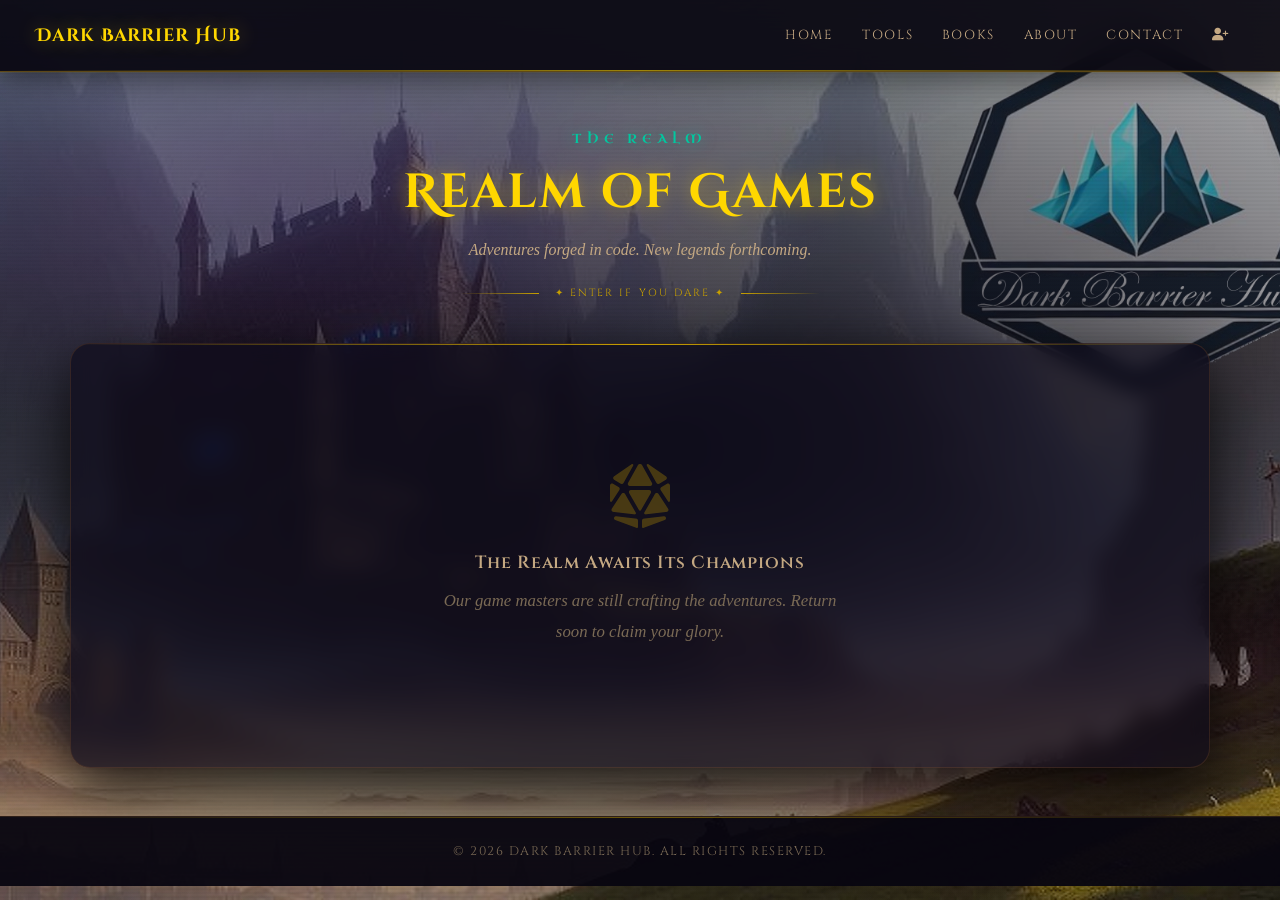
<file: public/games.html>
<!DOCTYPE html>
<html lang="en">
<head>
    <meta charset="UTF-8" />
    <meta name="viewport" content="width=device-width, initial-scale=1.0" />
    <title>Realm of Games — Dark Barrier Hub</title>
    <meta name="description" content="Discover free and engaging games developed by Dark Barrier Hub. Play interactive browser games created with passion and creativity.">
    <meta name="keywords" content="Dark Barrier Hub games, free browser games, HTML5 games, indie games, online games, web-based games">
    <meta name="author" content="Dark Barrier">
    <meta property="og:title" content="Realm of Games — Dark Barrier Hub" />
    <meta property="og:description" content="Enjoy a variety of original browser-based games built by Dark Barrier Hub." />
    <meta property="og:image" content="https://dark-barrier-hub.web.app/assets/images/dbh_icon.png" />
    <meta property="og:url" content="https://dark-barrier-hub.web.app/games.html" />
    <meta property="og:type" content="website" />
    <meta name="twitter:card" content="summary_large_image" />
    <meta name="twitter:title" content="Realm of Games — Dark Barrier Hub" />
    <meta name="twitter:image" content="https://dark-barrier-hub.web.app/assets/images/dbh_icon.png" />
    <link rel="shortcut icon" href="assets/images/dbh_icon.png" type="image/x-icon" />
    <link rel="stylesheet" href="https://cdn.jsdelivr.net/npm/bootstrap@5.3.0/dist/css/bootstrap.min.css" />
    <link rel="stylesheet" href="https://cdnjs.cloudflare.com/ajax/libs/font-awesome/6.7.2/css/all.min.css" />
    <link rel="stylesheet" href="assets/css/style.css" />
    <style>
      .empty-realm {
        padding: 5rem 2rem;
        text-align: center;
      }
      .empty-realm i {
        font-size: 4rem;
        color: var(--gold-dim);
        opacity: 0.3;
        display: block;
        margin-bottom: 1.5rem;
        animation: pulseGold 3s infinite;
      }
      .empty-realm h3 {
        font-family: var(--font-heading);
        color: var(--text-secondary);
        font-size: 1.1rem;
        letter-spacing: 0.05em;
        margin-bottom: 0.75rem;
      }
      .empty-realm p {
        font-family: var(--font-body);
        font-style: italic;
        color: var(--text-muted);
        max-width: 400px;
        margin: 0 auto;
      }
    </style>
</head>

<body>
    <nav class="navbar navbar-expand-lg navbar-dark">
        <div class="container-fluid">
            <a class="navbar-brand" href="index.html">Dark Barrier Hub</a>
            <button class="navbar-toggler" type="button" data-bs-toggle="collapse" data-bs-target="#navbarNav">
                <span class="navbar-toggler-icon"></span>
            </button>
            <div class="collapse navbar-collapse" id="navbarNav">
                <ul class="navbar-nav ms-auto">
                    <li class="nav-item"><a class="nav-link" href="index.html">Home</a></li>
                    <li class="nav-item"><a class="nav-link" href="tools.html">Tools</a></li>
                    <li class="nav-item"><a class="nav-link" href="books.html">Books</a></li>
                    <li class="nav-item"><a class="nav-link" href="about.html">About</a></li>
                    <li class="nav-item"><a class="nav-link" href="contact.html">Contact</a></li>
                    <li class="nav-item"><a class="nav-link" href="logsign.html"><i class="fa-solid fa-user-plus"></i></a></li>
                </ul>
            </div>
        </div>
    </nav>

    <div style="padding: 3.5rem 1rem 2rem; text-align: center; position: relative;">
      <div style="font-family: var(--font-rune); color: var(--teal-rune); font-size: 0.8rem; letter-spacing: 0.4em; text-transform: uppercase; margin-bottom: 0.75rem; text-shadow: var(--glow-rune); animation: runeGlow 3s infinite;">The Realm</div>
      <h1 style="font-family: var(--font-title); color: var(--gold); text-shadow: var(--glow-gold); font-size: clamp(1.8rem, 5vw, 3rem);">Realm of Games</h1>
      <p style="font-family: var(--font-body); font-style: italic; color: var(--text-secondary); margin-top: 0.75rem; font-size: 1rem;">Adventures forged in code. New legends forthcoming.</p>
      <div style="display: flex; align-items: center; gap: 1rem; margin: 1.25rem auto 0; max-width: 360px;">
        <div style="flex:1; height:1px; background: linear-gradient(to right, transparent, var(--gold-dim));"></div>
        <span style="color: var(--gold-dim); font-size: 0.65rem; font-family: var(--font-heading); letter-spacing: 0.2em;">✦ ENTER IF YOU DARE ✦</span>
        <div style="flex:1; height:1px; background: linear-gradient(to left, transparent, var(--gold-dim));"></div>
      </div>
    </div>

    <section class="category container mt-2 mb-5" id="app-container">
        <div class="row" id="apps-list"></div>
    </section>

    <footer class="footer text-center p-3 mt-4">
        &copy; 2026 Dark Barrier Hub. All rights reserved.
    </footer>

    <script>
        fetch("assets/data/games.json")
            .then(res => res.json())
            .then(data => {
                const appList = document.getElementById("apps-list");
                if (!data || data.length === 0) {
                    appList.innerHTML = `
                      <div class="col-12">
                        <div class="empty-realm">
                          <i class="fa-solid fa-dice-d20"></i>
                          <h3>The Realm Awaits Its Champions</h3>
                          <p>Our game masters are still crafting the adventures. Return soon to claim your glory.</p>
                        </div>
                      </div>
                    `;
                    return;
                }
                data.forEach((app, i) => {
                    const col = document.createElement("div");
                    col.className = "col-md-4 col-lg-3 mb-4";
                    col.style.opacity = '0';
                    col.style.transform = 'translateY(24px)';
                    col.style.transition = `opacity 0.5s ease ${i*80}ms, transform 0.5s ease ${i*80}ms`;
                    col.innerHTML = `
                        <div class="card h-100 p-3 d-flex flex-column justify-content-between align-items-center text-center">
                            <img src="${app.icon}" alt="${app.name} Icon" class="card-img-top mb-2" />
                            <div class="card-body">
                              <h4 class="card-title">${app.name}</h4>
                              <p class="card-text">${app.description}</p>
                            </div>
                            <a href="${app.link}" class="btn btn-custom mt-2" style="width:80%;" target="_blank">Play Now</a>
                        </div>
                    `;
                    appList.appendChild(col);
                    setTimeout(() => { col.style.opacity = '1'; col.style.transform = 'translateY(0)'; }, 50 + i * 80);
                });
            })
            .catch(err => {
                document.getElementById("apps-list").innerHTML = "<p class='text-center' style='color: var(--crimson-bright); font-family: var(--font-body); font-style: italic;'>The realm gate is sealed. Please return later.</p>";
                console.error(err);
            });
    </script>

    <script src="https://cdn.jsdelivr.net/npm/bootstrap@5.3.0/dist/js/bootstrap.bundle.min.js"></script>
</body>
</html>
</file>
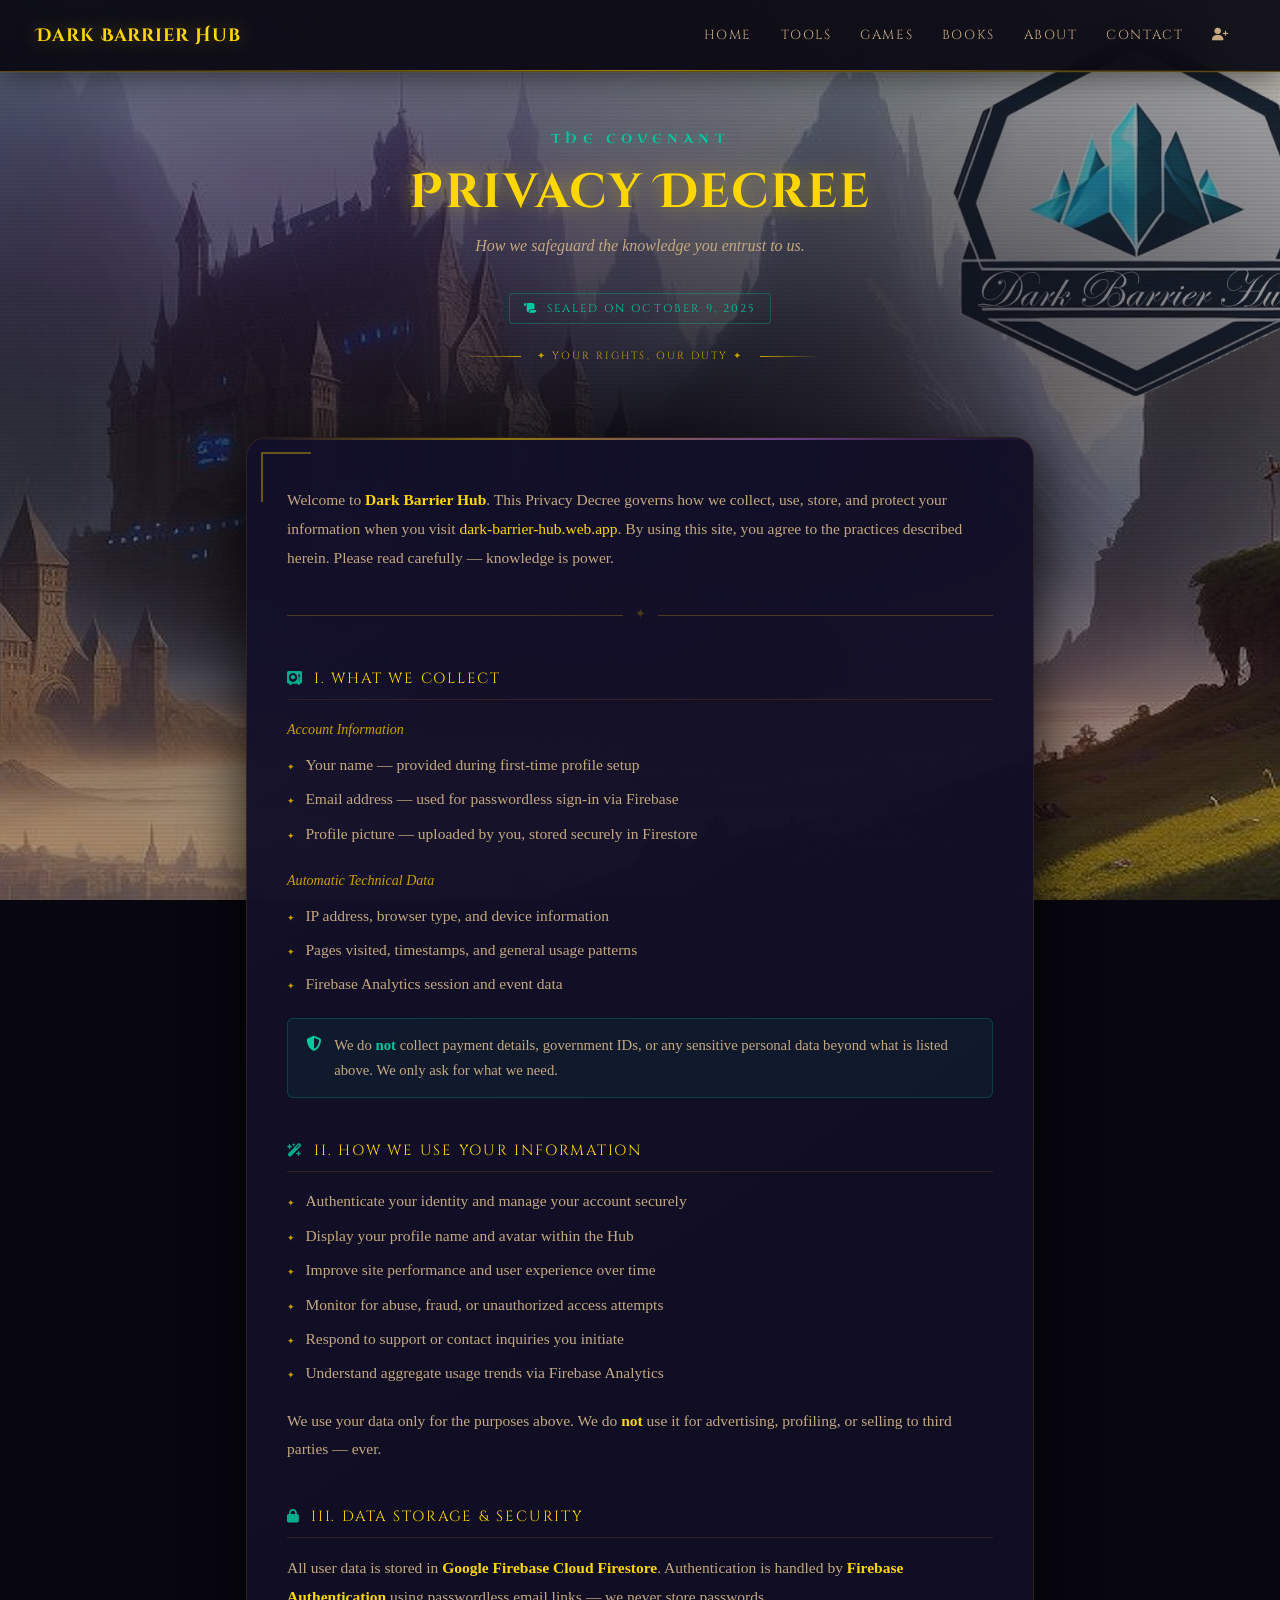
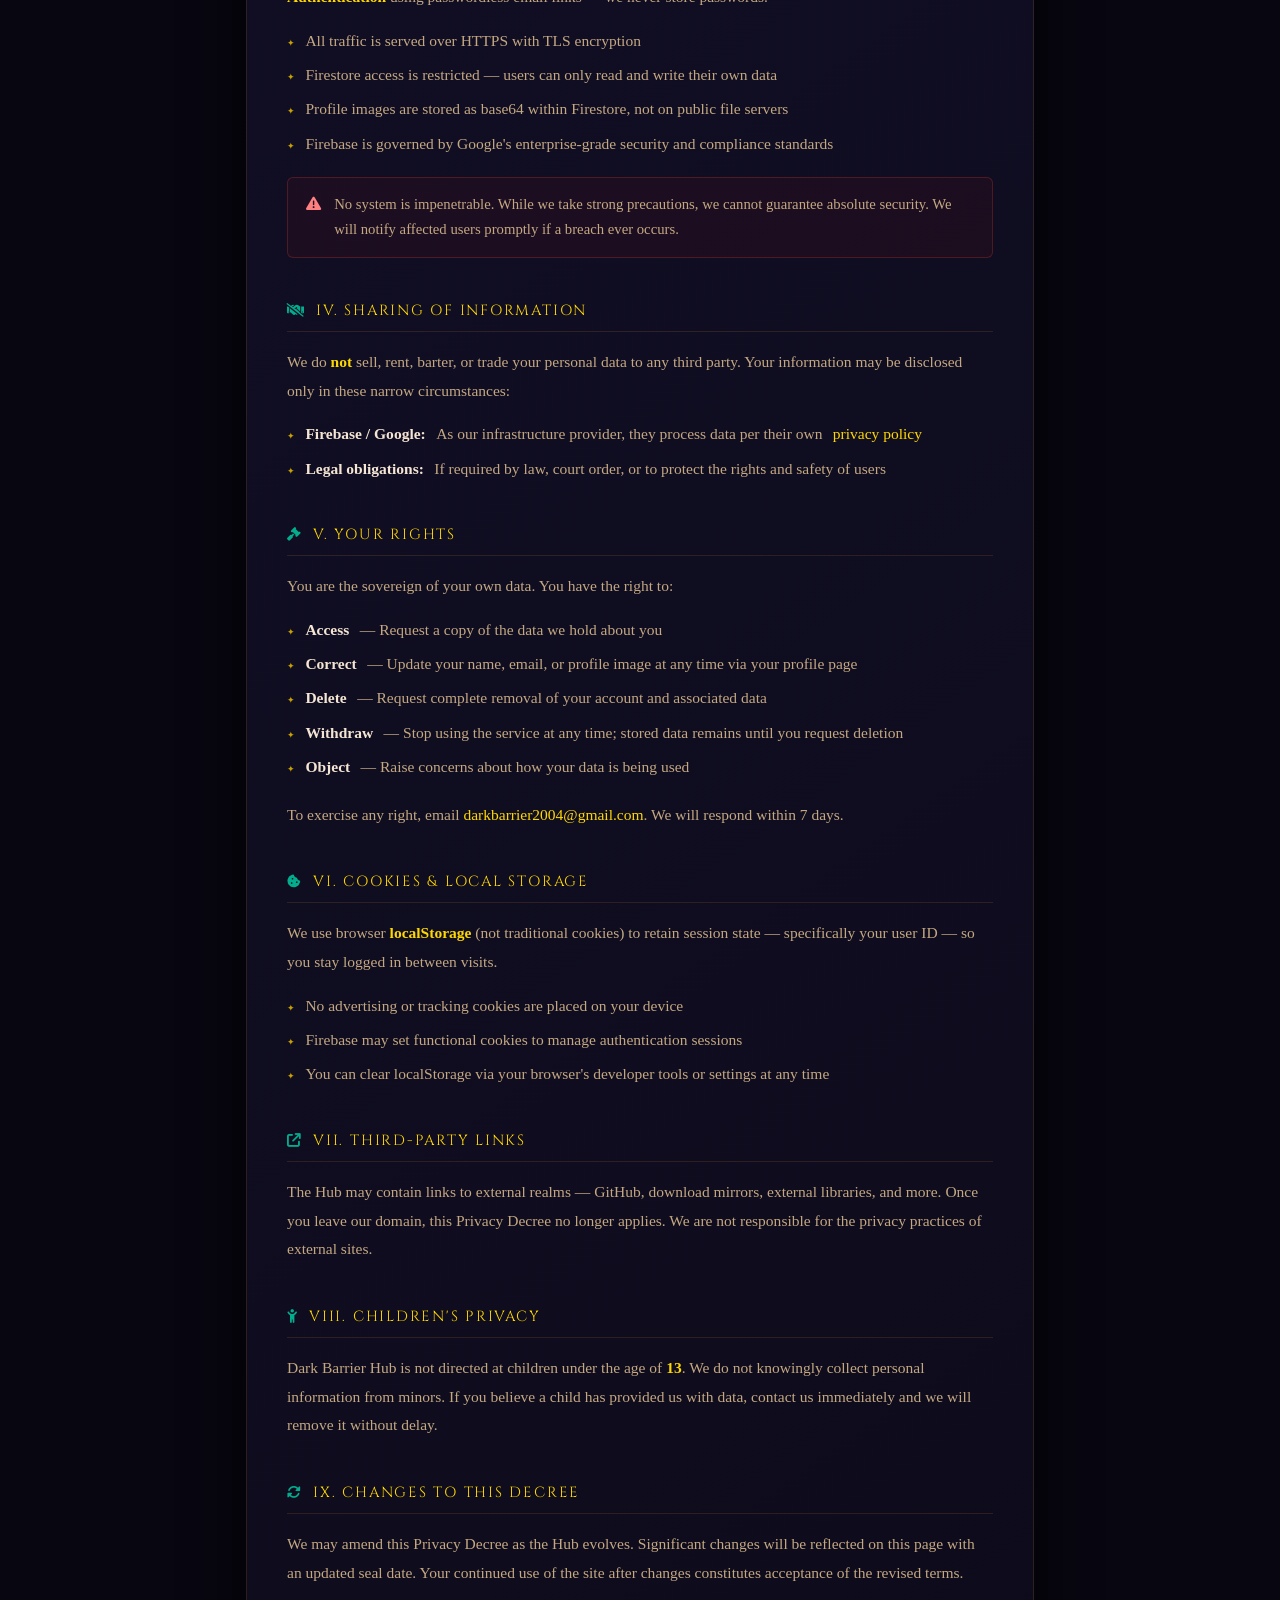
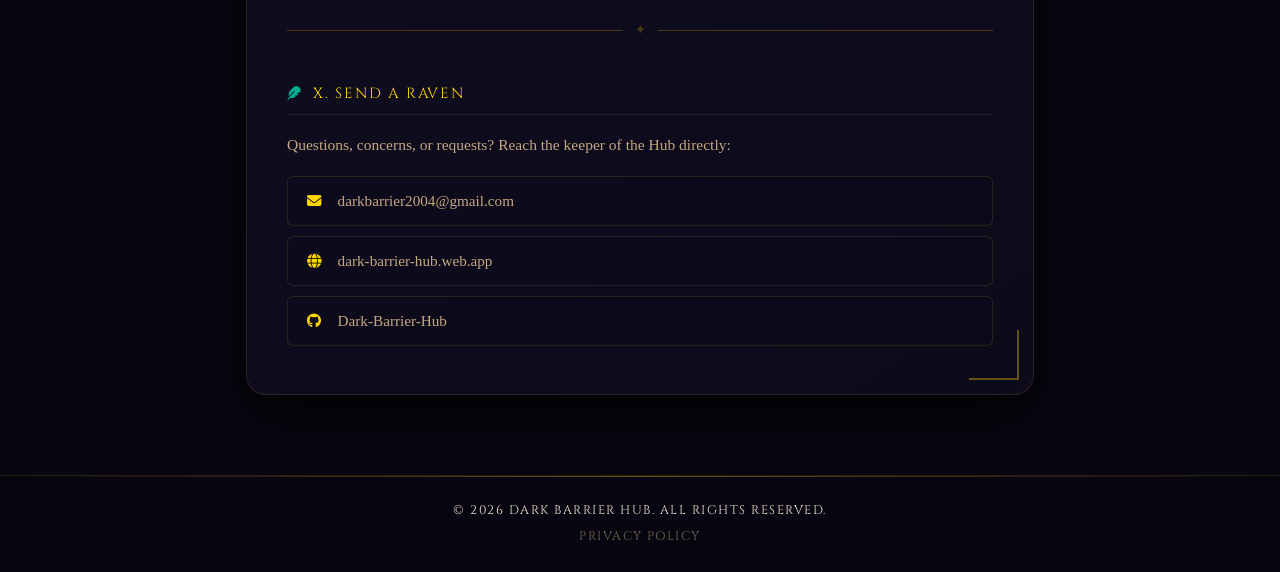
<file: public/privacy-policy.html>
<!DOCTYPE html>
<html lang="en">
<head>
  <meta charset="UTF-8">
  <meta name="viewport" content="width=device-width, initial-scale=1.0">
  <meta name="google-site-verification" content="aF66AyqtIwNbUEEOXgbLgI_PvESpe-GnkXago1eeX58" />
  <title>Privacy Decree — Dark Barrier Hub</title>
  <meta name="description" content="Read the Privacy Policy of Dark Barrier Hub to learn how we collect, use, and protect your data while providing tools, games, and books for digital enthusiasts.">
  <meta name="keywords" content="Dark Barrier Hub privacy policy, data protection, user privacy, terms, personal information, security, Firebase privacy">
  <meta name="author" content="Dark Barrier Hub Team">
  <meta property="og:title" content="Privacy Decree | Dark Barrier Hub">
  <meta property="og:description" content="Learn how Dark Barrier Hub handles your personal information securely using Firebase Authentication and Firestore.">
  <meta property="og:image" content="https://dark-barrier-hub.web.app/assets/images/dbh_icon.png">
  <meta property="og:url" content="https://dark-barrier-hub.web.app/privacy-policy.html">
  <meta property="og:type" content="website">
  <meta name="twitter:card" content="summary_large_image">
  <meta name="twitter:title" content="Privacy Decree | Dark Barrier Hub">
  <meta name="twitter:description" content="Understand how Dark Barrier Hub protects your privacy and manages user data securely.">
  <meta name="twitter:image" content="https://dark-barrier-hub.web.app/assets/images/dbh_icon.png">
  <link rel="shortcut icon" href="assets/images/dbh_icon.png" type="image/x-icon" />
  <link rel="stylesheet" href="https://cdn.jsdelivr.net/npm/bootstrap@5.3.0/dist/css/bootstrap.min.css" />
  <link rel="stylesheet" href="https://cdnjs.cloudflare.com/ajax/libs/font-awesome/6.7.2/css/all.min.css" />
  <link rel="stylesheet" href="assets/css/style.css" />
  <style>
    .pp-hero {
      padding: 3.5rem 1rem 2rem;
      text-align: center;
      position: relative;
    }
    .pp-rune {
      font-family: var(--font-rune);
      color: var(--teal-rune);
      font-size: 0.8rem;
      letter-spacing: 0.4em;
      text-transform: uppercase;
      margin-bottom: 0.75rem;
      text-shadow: var(--glow-rune);
      animation: runeGlow 3s infinite;
    }
    .pp-title {
      font-family: var(--font-title);
      color: var(--gold);
      text-shadow: var(--glow-gold);
      font-size: clamp(1.8rem, 5vw, 3rem);
      margin-bottom: 0.5rem;
    }
    .pp-subtitle {
      font-family: var(--font-body);
      font-style: italic;
      color: var(--text-secondary);
      font-size: 1rem;
      margin-top: 0.5rem;
    }
    .pp-date-badge {
      display: inline-flex;
      align-items: center;
      gap: 0.5rem;
      font-family: var(--font-heading);
      font-size: 0.7rem;
      letter-spacing: 0.18em;
      text-transform: uppercase;
      color: var(--teal-rune);
      border: 1px solid rgba(0,200,160,0.3);
      padding: 0.3rem 0.9rem;
      border-radius: 3px;
      margin-top: 1rem;
    }
    .pp-sep {
      display: flex;
      align-items: center;
      gap: 1rem;
      margin: 1.5rem auto 0;
      max-width: 360px;
      justify-content: center;
    }
    .pp-sep::before, .pp-sep::after {
      content: '';
      flex: 1;
      height: 1px;
    }
    .pp-sep::before { background: linear-gradient(to right, transparent, var(--gold-dim)); }
    .pp-sep::after  { background: linear-gradient(to left, transparent, var(--gold-dim)); }
    .pp-sep span {
      color: var(--gold-dim);
      font-size: 0.65rem;
      font-family: var(--font-heading);
      letter-spacing: 0.2em;
      white-space: nowrap;
    }
    .pp-scroll {
      max-width: 820px;
      margin: 2.5rem auto 5rem;
      padding: 0 1rem;
    }
    .pp-card {
      background: linear-gradient(145deg, rgba(19,16,42,0.97) 0%, rgba(13,11,26,0.99) 100%);
      border: 1px solid var(--border-dim);
      border-radius: var(--radius-lg);
      padding: 3rem 2.5rem;
      position: relative;
      overflow: hidden;
      box-shadow: var(--shadow-deep);
      animation: fadeIn 0.6s ease both;
    }
    .pp-card::before {
      content: '';
      position: absolute;
      top: 0; left: 0; right: 0;
      height: 2px;
      background: linear-gradient(to right, transparent, var(--gold-dim), var(--violet-bright), transparent);
      opacity: 0.7;
    }
    .pp-corner-tl, .pp-corner-br {
      position: absolute;
      width: 50px;
      height: 50px;
      pointer-events: none;
    }
    .pp-corner-tl {
      top: 14px; left: 14px;
      border-top: 2px solid rgba(255,215,0,0.35);
      border-left: 2px solid rgba(255,215,0,0.35);
    }
    .pp-corner-br {
      bottom: 14px; right: 14px;
      border-bottom: 2px solid rgba(255,215,0,0.35);
      border-right: 2px solid rgba(255,215,0,0.35);
    }
    .pp-section-title {
      font-family: var(--font-heading);
      color: var(--gold);
      font-size: 0.92rem;
      letter-spacing: 0.12em;
      text-transform: uppercase;
      margin: 2.5rem 0 1rem;
      display: flex;
      align-items: center;
      gap: 0.65rem;
      padding-bottom: 0.5rem;
      border-bottom: 1px solid var(--border-dim);
    }
    .pp-section-title i {
      color: var(--teal-rune);
      font-size: 0.85rem;
      opacity: 0.85;
    }
    .pp-text {
      font-family: var(--font-body);
      color: var(--text-secondary);
      font-size: 0.97rem;
      line-height: 1.85;
      margin-bottom: 1rem;
    }
    .pp-list {
      list-style: none;
      padding: 0;
      margin: 0 0 1.25rem 0;
      display: flex;
      flex-direction: column;
      gap: 0.5rem;
    }
    .pp-list li {
      font-family: var(--font-body);
      color: var(--text-secondary);
      font-size: 0.97rem;
      line-height: 1.7;
      display: flex;
      align-items: baseline;
      gap: 0.65rem;
    }
    .pp-list li::before {
      content: '✦';
      color: var(--gold-dim);
      font-size: 0.55rem;
      flex-shrink: 0;
    }
    .pp-em {
      color: var(--gold);
      font-style: normal;
      font-weight: 600;
    }
    .pp-infobox {
      background: rgba(0,200,160,0.06);
      border: 1px solid rgba(0,200,160,0.22);
      border-radius: var(--radius-sm);
      padding: 0.9rem 1.15rem;
      margin: 1rem 0 1.25rem;
      display: flex;
      gap: 0.8rem;
      align-items: flex-start;
    }
    .pp-infobox i {
      color: var(--teal-rune);
      font-size: 0.95rem;
      flex-shrink: 0;
      margin-top: 0.2rem;
    }
    .pp-infobox p {
      font-family: var(--font-body);
      color: var(--text-secondary);
      font-size: 0.92rem;
      line-height: 1.7;
      margin: 0;
    }
    .pp-warn {
      background: rgba(139,26,26,0.1);
      border: 1px solid rgba(192,57,43,0.3);
    }
    .pp-warn i { color: #ff8080; }
    .pp-contact-grid {
      display: flex;
      flex-direction: column;
      gap: 0.6rem;
      margin-top: 0.75rem;
    }
    .pp-contact-item {
      display: flex;
      align-items: center;
      gap: 0.85rem;
      padding: 0.7rem 1rem;
      background: rgba(13,11,26,0.5);
      border: 1px solid var(--border-dim);
      border-radius: var(--radius-sm);
      transition: border-color 0.25s, background 0.25s;
    }
    .pp-contact-item:hover {
      border-color: var(--border-mid);
      background: rgba(28,23,64,0.5);
    }
    .pp-contact-item i {
      color: var(--gold);
      font-size: 0.9rem;
      width: 20px;
      text-align: center;
      flex-shrink: 0;
    }
    .pp-contact-item a, .pp-contact-item span {
      font-family: var(--font-body);
      color: var(--text-secondary);
      font-size: 0.95rem;
      text-decoration: none;
      transition: color 0.2s;
    }
    .pp-contact-item a:hover { color: var(--gold); }
    .pp-inner-divider {
      display: flex;
      align-items: center;
      gap: 0.75rem;
      margin: 2rem 0;
      opacity: 0.3;
    }
    .pp-inner-divider::before, .pp-inner-divider::after {
      content: '';
      flex: 1;
      height: 1px;
      background: var(--gold-dim);
    }
    .pp-inner-divider span { color: var(--gold-dim); font-size: 0.8rem; }
    @media (max-width: 576px) {
      .pp-card { padding: 2rem 1.25rem; }
    }
  </style>
</head>
<body>

  <nav class="navbar navbar-expand-lg navbar-dark">
    <div class="container-fluid">
      <a class="navbar-brand" href="index.html">Dark Barrier Hub</a>
      <button class="navbar-toggler" type="button" data-bs-toggle="collapse" data-bs-target="#navbarNav">
        <span class="navbar-toggler-icon"></span>
      </button>
      <div class="collapse navbar-collapse" id="navbarNav">
        <ul class="navbar-nav ms-auto">
          <li class="nav-item"><a class="nav-link" href="index.html">Home</a></li>
          <li class="nav-item"><a class="nav-link" href="tools.html">Tools</a></li>
          <li class="nav-item"><a class="nav-link" href="games.html">Games</a></li>
          <li class="nav-item"><a class="nav-link" href="books.html">Books</a></li>
          <li class="nav-item"><a class="nav-link" href="about.html">About</a></li>
          <li class="nav-item"><a class="nav-link" href="contact.html">Contact</a></li>
          <li class="nav-item"><a class="nav-link" href="logsign.html" title="Login/Signup"><i class="fa-solid fa-user-plus"></i></a></li>
        </ul>
      </div>
    </div>
  </nav>

  <div class="pp-hero">
    <div class="pp-rune">The Covenant</div>
    <h1 class="pp-title">Privacy Decree</h1>
    <p class="pp-subtitle">How we safeguard the knowledge you entrust to us.</p>
    <span class="pp-date-badge">
      <i class="fa-solid fa-scroll"></i>
      Sealed on October 9, 2025
    </span>
    <div class="pp-sep"><span>✦ YOUR RIGHTS, OUR DUTY ✦</span></div>
  </div>

  <div class="pp-scroll">
    <div class="pp-card">
      <div class="pp-corner-tl"></div>
      <div class="pp-corner-br"></div>

      <p class="pp-text">
        Welcome to <span class="pp-em">Dark Barrier Hub</span>. This Privacy Decree governs how we collect, use, store, and protect your information when you visit
        <a href="https://dark-barrier-hub.web.app" target="_blank" style="color:var(--gold);">dark-barrier-hub.web.app</a>.
        By using this site, you agree to the practices described herein. Please read carefully — knowledge is power.
      </p>

      <div class="pp-inner-divider"><span>✦</span></div>

      <div class="pp-section-title"><i class="fa-solid fa-vault"></i> I. What We Collect</div>

      <p class="pp-text" style="color:var(--gold-dim); font-style:italic; font-size:0.88rem; margin-bottom:0.6rem;">Account Information</p>
      <ul class="pp-list">
        <li>Your name — provided during first-time profile setup</li>
        <li>Email address — used for passwordless sign-in via Firebase</li>
        <li>Profile picture — uploaded by you, stored securely in Firestore</li>
      </ul>

      <p class="pp-text" style="color:var(--gold-dim); font-style:italic; font-size:0.88rem; margin-bottom:0.6rem;">Automatic Technical Data</p>
      <ul class="pp-list">
        <li>IP address, browser type, and device information</li>
        <li>Pages visited, timestamps, and general usage patterns</li>
        <li>Firebase Analytics session and event data</li>
      </ul>

      <div class="pp-infobox">
        <i class="fa-solid fa-shield-halved"></i>
        <p>We do <strong style="color:var(--teal-rune);">not</strong> collect payment details, government IDs, or any sensitive personal data beyond what is listed above. We only ask for what we need.</p>
      </div>

      <div class="pp-section-title"><i class="fa-solid fa-wand-magic-sparkles"></i> II. How We Use Your Information</div>

      <ul class="pp-list">
        <li>Authenticate your identity and manage your account securely</li>
        <li>Display your profile name and avatar within the Hub</li>
        <li>Improve site performance and user experience over time</li>
        <li>Monitor for abuse, fraud, or unauthorized access attempts</li>
        <li>Respond to support or contact inquiries you initiate</li>
        <li>Understand aggregate usage trends via Firebase Analytics</li>
      </ul>

      <p class="pp-text">We use your data only for the purposes above. We do <span class="pp-em">not</span> use it for advertising, profiling, or selling to third parties — ever.</p>

      <div class="pp-section-title"><i class="fa-solid fa-lock"></i> III. Data Storage &amp; Security</div>

      <p class="pp-text">
        All user data is stored in <span class="pp-em">Google Firebase Cloud Firestore</span>. Authentication is handled by <span class="pp-em">Firebase Authentication</span> using passwordless email links — we never store passwords.
      </p>
      <ul class="pp-list">
        <li>All traffic is served over HTTPS with TLS encryption</li>
        <li>Firestore access is restricted — users can only read and write their own data</li>
        <li>Profile images are stored as base64 within Firestore, not on public file servers</li>
        <li>Firebase is governed by Google's enterprise-grade security and compliance standards</li>
      </ul>

      <div class="pp-infobox pp-warn">
        <i class="fa-solid fa-triangle-exclamation"></i>
        <p>No system is impenetrable. While we take strong precautions, we cannot guarantee absolute security. We will notify affected users promptly if a breach ever occurs.</p>
      </div>

      <div class="pp-section-title"><i class="fa-solid fa-handshake-slash"></i> IV. Sharing of Information</div>

      <p class="pp-text">We do <span class="pp-em">not</span> sell, rent, barter, or trade your personal data to any third party. Your information may be disclosed only in these narrow circumstances:</p>
      <ul class="pp-list">
        <li><strong style="color:var(--text-primary);">Firebase / Google:</strong> As our infrastructure provider, they process data per their own <a href="https://firebase.google.com/support/privacy" target="_blank" style="color:var(--gold);">privacy policy</a></li>
        <li><strong style="color:var(--text-primary);">Legal obligations:</strong> If required by law, court order, or to protect the rights and safety of users</li>
      </ul>

      <div class="pp-section-title"><i class="fa-solid fa-gavel"></i> V. Your Rights</div>

      <p class="pp-text">You are the sovereign of your own data. You have the right to:</p>
      <ul class="pp-list">
        <li><strong style="color:var(--text-primary);">Access</strong> — Request a copy of the data we hold about you</li>
        <li><strong style="color:var(--text-primary);">Correct</strong> — Update your name, email, or profile image at any time via your profile page</li>
        <li><strong style="color:var(--text-primary);">Delete</strong> — Request complete removal of your account and associated data</li>
        <li><strong style="color:var(--text-primary);">Withdraw</strong> — Stop using the service at any time; stored data remains until you request deletion</li>
        <li><strong style="color:var(--text-primary);">Object</strong> — Raise concerns about how your data is being used</li>
      </ul>
      <p class="pp-text">To exercise any right, email <a href="mailto:darkbarrier2004@gmail.com" style="color:var(--gold);">darkbarrier2004@gmail.com</a>. We will respond within 7 days.</p>

      <div class="pp-section-title"><i class="fa-solid fa-cookie-bite"></i> VI. Cookies &amp; Local Storage</div>

      <p class="pp-text">We use browser <span class="pp-em">localStorage</span> (not traditional cookies) to retain session state — specifically your user ID — so you stay logged in between visits.</p>
      <ul class="pp-list">
        <li>No advertising or tracking cookies are placed on your device</li>
        <li>Firebase may set functional cookies to manage authentication sessions</li>
        <li>You can clear localStorage via your browser's developer tools or settings at any time</li>
      </ul>

      <div class="pp-section-title"><i class="fa-solid fa-arrow-up-right-from-square"></i> VII. Third-Party Links</div>

      <p class="pp-text">The Hub may contain links to external realms — GitHub, download mirrors, external libraries, and more. Once you leave our domain, this Privacy Decree no longer applies. We are not responsible for the privacy practices of external sites.</p>

      <div class="pp-section-title"><i class="fa-solid fa-child-reaching"></i> VIII. Children's Privacy</div>

      <p class="pp-text">Dark Barrier Hub is not directed at children under the age of <span class="pp-em">13</span>. We do not knowingly collect personal information from minors. If you believe a child has provided us with data, contact us immediately and we will remove it without delay.</p>

      <div class="pp-section-title"><i class="fa-solid fa-rotate"></i> IX. Changes to This Decree</div>

      <p class="pp-text">We may amend this Privacy Decree as the Hub evolves. Significant changes will be reflected on this page with an updated seal date. Your continued use of the site after changes constitutes acceptance of the revised terms.</p>

      <div class="pp-inner-divider"><span>✦</span></div>

      <div class="pp-section-title"><i class="fa-solid fa-feather"></i> X. Send a Raven</div>

      <p class="pp-text">Questions, concerns, or requests? Reach the keeper of the Hub directly:</p>

      <div class="pp-contact-grid">
        <div class="pp-contact-item">
          <i class="fa-solid fa-envelope"></i>
          <a href="mailto:darkbarrier2004@gmail.com">darkbarrier2004@gmail.com</a>
        </div>
        <div class="pp-contact-item">
          <i class="fa-solid fa-globe"></i>
          <a href="https://dark-barrier-hub.web.app" target="_blank">dark-barrier-hub.web.app</a>
        </div>
        <div class="pp-contact-item">
          <i class="fa-brands fa-github"></i>
          <a href="https://github.com/Dark-Barrier-Hub" target="_blank">Dark-Barrier-Hub</a>
        </div>
      </div>

    </div>
  </div>

  <footer class="footer text-center p-3 mt-4">
    <div class="container">
      <p class="mb-1">&copy; 2026 Dark Barrier Hub. All rights reserved.</p>
      <a href="privacy-policy.html">Privacy Policy</a>
    </div>
  </footer>

  <script type="module" src="assets/js/login_logout.js"></script>
  <script src="https://cdn.jsdelivr.net/npm/bootstrap@5.3.0/dist/js/bootstrap.bundle.min.js"></script>
</body>
</html>
</file>
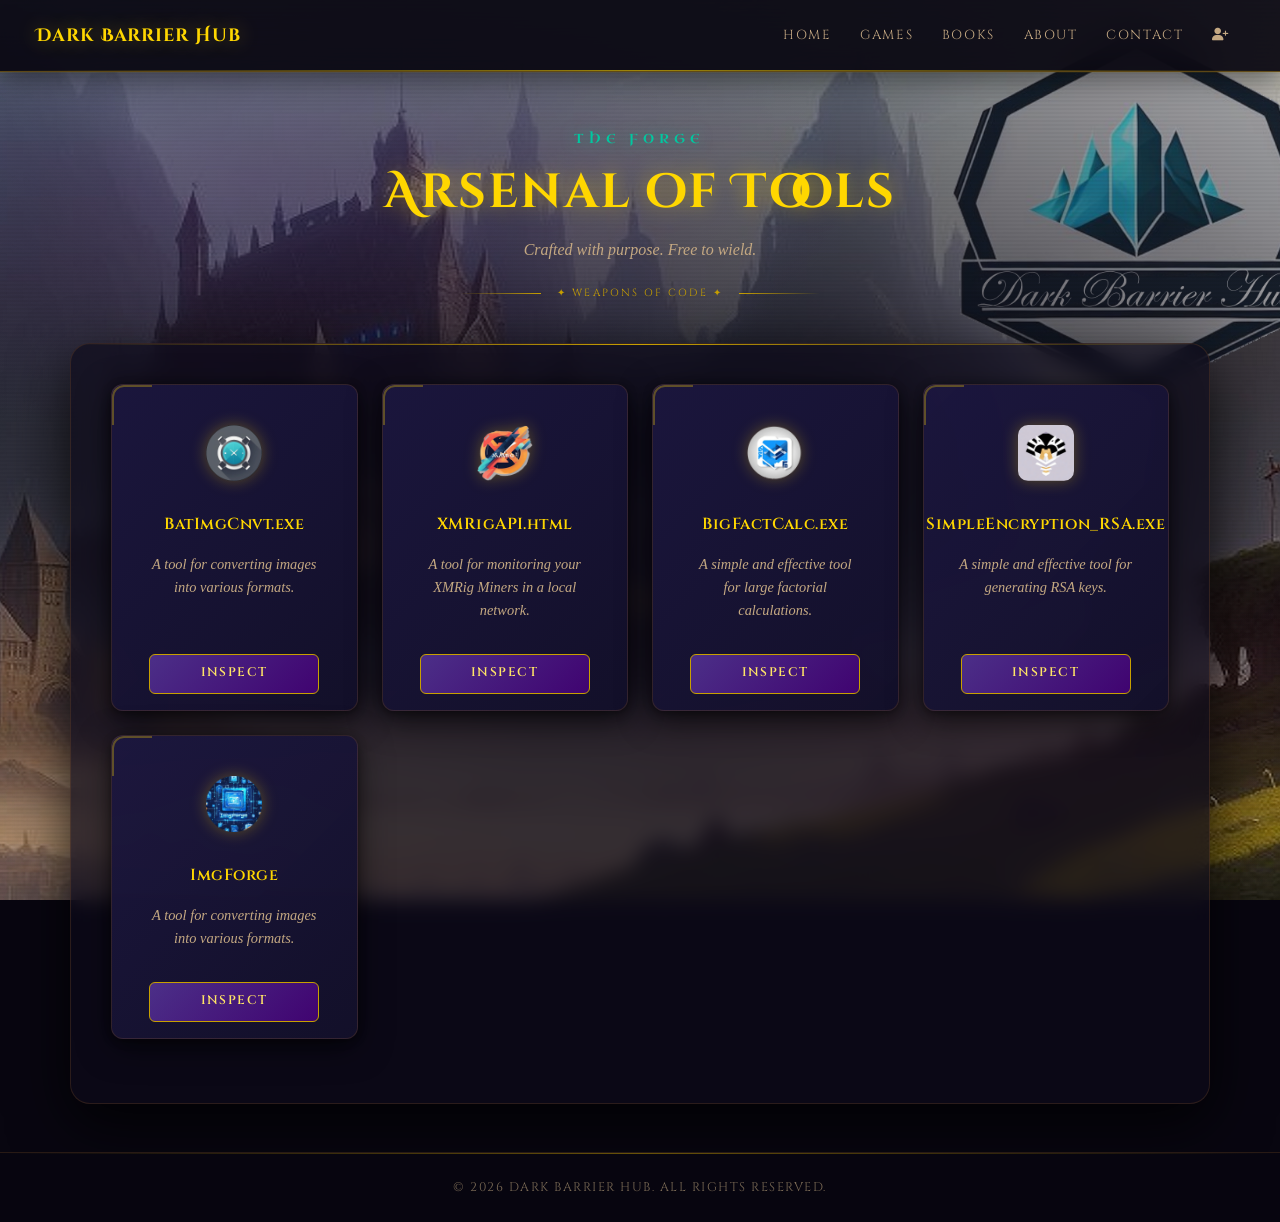
<file: public/tools.html>
<!DOCTYPE html>
<html lang="en">
<head>
    <meta charset="UTF-8" />
    <meta name="viewport" content="width=device-width, initial-scale=1.0" />
    <title>Arsenal of Tools — Dark Barrier Hub</title>
    <meta name="description" content="Explore powerful free online tools at Dark Barrier Hub — from file converters and utilities to coding helpers and productivity apps.">
    <meta name="keywords" content="online tools, free tools, file converter, image tools, developer utilities, Dark Barrier Hub, web apps">
    <meta name="author" content="Dark Barrier">
    <meta property="og:title" content="Arsenal of Tools — Dark Barrier Hub" />
    <meta property="og:description" content="Dark Barrier Hub offers a collection of useful online tools for developers, creators, and students." />
    <meta property="og:image" content="https://dark-barrier-hub.web.app/assets/images/dbh_icon.png" />
    <meta property="og:url" content="https://dark-barrier-hub.web.app/tools.html" />
    <meta property="og:type" content="website" />
    <meta name="twitter:card" content="summary_large_image" />
    <meta name="twitter:title" content="Arsenal of Tools — Dark Barrier Hub" />
    <meta name="twitter:image" content="https://dark-barrier-hub.web.app/assets/images/dbh_icon.png" />
    <link rel="shortcut icon" href="assets/images/dbh_icon.png" type="image/x-icon" />
    <link rel="stylesheet" href="https://cdn.jsdelivr.net/npm/bootstrap@5.3.0/dist/css/bootstrap.min.css" />
    <link rel="stylesheet" href="https://cdnjs.cloudflare.com/ajax/libs/font-awesome/6.7.2/css/all.min.css" />
    <link rel="stylesheet" href="assets/css/style.css" />
</head>

<body>
    <nav class="navbar navbar-expand-lg navbar-dark">
        <div class="container-fluid">
            <a class="navbar-brand" href="index.html">Dark Barrier Hub</a>
            <button class="navbar-toggler" type="button" data-bs-toggle="collapse" data-bs-target="#navbarNav">
                <span class="navbar-toggler-icon"></span>
            </button>
            <div class="collapse navbar-collapse" id="navbarNav">
                <ul class="navbar-nav ms-auto">
                    <li class="nav-item"><a class="nav-link" href="index.html">Home</a></li>
                    <li class="nav-item"><a class="nav-link" href="games.html">Games</a></li>
                    <li class="nav-item"><a class="nav-link" href="books.html">Books</a></li>
                    <li class="nav-item"><a class="nav-link" href="about.html">About</a></li>
                    <li class="nav-item"><a class="nav-link" href="contact.html">Contact</a></li>
                    <li class="nav-item"><a class="nav-link" href="logsign.html"><i class="fa-solid fa-user-plus"></i></a></li>
                </ul>
            </div>
        </div>
    </nav>

    <!-- Page Header -->
    <div style="padding: 3.5rem 1rem 2rem; text-align: center; position: relative;">
      <div style="font-family: var(--font-rune); color: var(--teal-rune); font-size: 0.8rem; letter-spacing: 0.4em; text-transform: uppercase; margin-bottom: 0.75rem; text-shadow: var(--glow-rune); animation: runeGlow 3s infinite;">The Forge</div>
      <h1 style="font-family: var(--font-title); color: var(--gold); text-shadow: var(--glow-gold); font-size: clamp(1.8rem, 5vw, 3rem);">Arsenal of Tools</h1>
      <p style="font-family: var(--font-body); font-style: italic; color: var(--text-secondary); margin-top: 0.75rem; font-size: 1rem;">Crafted with purpose. Free to wield.</p>
      <div style="display: flex; align-items: center; gap: 1rem; margin: 1.25rem auto 0; max-width: 360px;">
        <div style="flex:1; height:1px; background: linear-gradient(to right, transparent, var(--gold-dim));"></div>
        <span style="color: var(--gold-dim); font-size: 0.65rem; font-family: var(--font-heading); letter-spacing: 0.2em;">✦ WEAPONS OF CODE ✦</span>
        <div style="flex:1; height:1px; background: linear-gradient(to left, transparent, var(--gold-dim));"></div>
      </div>
    </div>

    <section class="category container mt-2 mb-5" id="app-container">
        <div class="row" id="apps-list"></div>
    </section>

    <footer class="footer text-center p-3 mt-4">
        &copy; 2026 Dark Barrier Hub. All rights reserved.
    </footer>

    <script>
        fetch("assets/data/tools.json")
            .then(res => res.json())
            .then(data => {
                const appList = document.getElementById("apps-list");
                data.forEach((app, i) => {
                    const col = document.createElement("div");
                    col.className = "col-md-4 col-lg-3 mb-4";
                    col.style.opacity = '0';
                    col.style.transform = 'translateY(24px)';
                    col.style.transition = `opacity 0.5s ease ${i*80}ms, transform 0.5s ease ${i*80}ms`;

                    col.innerHTML = `
                        <div class="card h-100 p-3 d-flex flex-column justify-content-between align-items-center text-center">
                            <img src="${app.icon}" alt="${app.name} Icon" class="card-img-top mb-2" />
                            <div class="card-body">
                              <h4 class="card-title">${app.name}</h4>
                              <p class="card-text">${app.description}</p>
                            </div>
                            <a href="${app.link}" class="btn btn-custom mt-2" style="width: 80%;">Inspect</a>
                        </div>
                    `;
                    appList.appendChild(col);
                    // Trigger animation
                    requestAnimationFrame(() => {
                      setTimeout(() => {
                        col.style.opacity = '1';
                        col.style.transform = 'translateY(0)';
                      }, 50 + i * 80);
                    });
                });
            })
            .catch(err => {
                document.getElementById("apps-list").innerHTML = "<p class='text-center' style='color: var(--crimson-bright); font-family: var(--font-body); font-style: italic;'>The forge fire has dimmed. Please return later.</p>";
                console.error(err);
            });
    </script>

    <script src="https://cdn.jsdelivr.net/npm/bootstrap@5.3.0/dist/js/bootstrap.bundle.min.js"></script>
</body>
</html>
</file>
<file: public/assets/css/style.css>
@import url("https://fonts.googleapis.com/css2?family=Cinzel+Decorative:wght@400;700;900&family=Cinzel:wght@400;500;600;700&family=IM+Fell+English:ital@0;1&family=Uncial+Antiqua&display=swap");

/* ============================================================
   DARK BARRIER HUB — MEDIEVAL RPG REDESIGN
   ============================================================ */

:root {
  /* Core Palette */
  --bg-void:        #080610;
  --bg-deep:        #0d0b1a;
  --bg-surface:     #13102a;
  --bg-raised:      #1c1740;
  --bg-card:        #17142f;

  /* Borders & Dividers */
  --border-dim:     rgba(139, 90, 43, 0.25);
  --border-mid:     rgba(212, 160, 23, 0.4);
  --border-bright:  rgba(255, 215, 0, 0.7);

  /* Accent Colors */
  --gold:           #ffd700;
  --gold-dim:       #c8a000;
  --gold-pale:      #ffe566;
  --crimson:        #8b1a1a;
  --crimson-bright: #c0392b;
  --violet:         #4b0082;
  --violet-mid:     #6f42c1;
  --violet-bright:  #9b59b6;
  --violet-pale:    #c084fc;
  --teal-rune:      #00c8a0;
  --ember:          #ff6b35;

  /* Text */
  --text-primary:   #f5e6d3;
  --text-secondary: #c4a882;
  --text-muted:     #7a6a55;
  --text-gold:      #ffd700;
  --text-rune:      #00c8a0;

  /* Effects */
  --glow-gold:      0 0 20px rgba(255, 215, 0, 0.4), 0 0 60px rgba(255, 215, 0, 0.1);
  --glow-violet:    0 0 20px rgba(155, 89, 182, 0.5), 0 0 60px rgba(75, 0, 130, 0.2);
  --glow-rune:      0 0 15px rgba(0, 200, 160, 0.6);
  --glow-ember:     0 0 20px rgba(255, 107, 53, 0.4);

  --shadow-card:    0 8px 32px rgba(0, 0, 0, 0.6), 0 2px 8px rgba(0, 0, 0, 0.4);
  --shadow-deep:    0 20px 60px rgba(0, 0, 0, 0.8);

  /* Typography */
  --font-title:     'Cinzel Decorative', serif;
  --font-heading:   'Cinzel', serif;
  --font-body:      'IM Fell English', serif;
  --font-rune:      'Uncial Antiqua', cursive;

  /* Spacing & Sizing */
  --radius-sm:      6px;
  --radius-md:      12px;
  --radius-lg:      20px;
  --nav-height:     72px;
}

/* ============================================================
   RESET & BASE
   ============================================================ */
*, *::before, *::after {
  box-sizing: border-box;
  margin: 0;
  padding: 0;
}

html {
  scroll-behavior: smooth;
  overflow-x: hidden;
}

body {
  font-family: var(--font-body);
  background-color: var(--bg-void);
  color: var(--text-primary);
  min-height: 100vh;
  overflow-x: hidden;
  position: relative;
  line-height: 1.7;
  font-size: 1.05rem;
}

/* Atmospheric background layers */
body::before {
  content: '';
  position: fixed;
  inset: 0;
  background:
    radial-gradient(ellipse 80% 50% at 20% 20%, rgba(75, 0, 130, 0.18) 0%, transparent 60%),
    radial-gradient(ellipse 60% 40% at 80% 80%, rgba(139, 26, 26, 0.15) 0%, transparent 55%),
    radial-gradient(ellipse 100% 80% at 50% 50%, rgba(8, 6, 16, 0.9) 0%, transparent 100%),
    url("../images/dbh_bg.webp") center/cover no-repeat;
  z-index: -2;
  pointer-events: none;
}

body::after {
  content: '';
  position: fixed;
  inset: 0;
  background: repeating-linear-gradient(
    0deg,
    transparent,
    transparent 2px,
    rgba(0, 0, 0, 0.03) 2px,
    rgba(0, 0, 0, 0.03) 4px
  );
  z-index: -1;
  pointer-events: none;
}

/* ============================================================
   SCROLLBAR
   ============================================================ */
::-webkit-scrollbar { width: 8px; }
::-webkit-scrollbar-track { background: var(--bg-void); }
::-webkit-scrollbar-thumb {
  background: linear-gradient(to bottom, var(--gold-dim), var(--violet-mid));
  border-radius: 4px;
}

/* ============================================================
   SELECTION
   ============================================================ */
::selection {
  background: rgba(255, 215, 0, 0.25);
  color: var(--gold-pale);
}

/* ============================================================
   TYPOGRAPHY
   ============================================================ */
h1, h2, h3, h4, h5 {
  font-family: var(--font-heading);
  color: var(--text-gold);
  font-weight: 600;
  letter-spacing: 0.04em;
  line-height: 1.3;
}

h1 { font-family: var(--font-title); font-size: clamp(1.8rem, 4vw, 3rem); }
h2 { font-size: clamp(1.4rem, 3vw, 2rem); }
h3 { font-size: clamp(1.1rem, 2vw, 1.4rem); }

p { color: var(--text-primary); line-height: 1.8; }

a {
  color: var(--gold);
  text-decoration: none;
  transition: color 0.25s ease;
}
a:hover { color: var(--gold-pale); }

/* ============================================================
   NAVIGATION
   ============================================================ */
.navbar {
  background: rgba(8, 6, 16, 0.92) !important;
  backdrop-filter: blur(20px) saturate(1.5);
  -webkit-backdrop-filter: blur(20px) saturate(1.5);
  border-bottom: 1px solid var(--border-mid);
  height: var(--nav-height);
  position: sticky;
  top: 0;
  z-index: 1000;
  font-family: var(--font-heading);
  box-shadow: 0 4px 30px rgba(0,0,0,0.5), 0 1px 0 rgba(255,215,0,0.1);
  padding: 0 1.5rem;
}

.navbar::after {
  content: '';
  position: absolute;
  bottom: 0;
  left: 0;
  right: 0;
  height: 1px;
  background: linear-gradient(to right, transparent, var(--gold), transparent);
  opacity: 0.6;
}

.navbar-brand {
  font-family: var(--font-title) !important;
  font-size: 1.15rem !important;
  color: var(--gold) !important;
  letter-spacing: 0.05em;
  text-shadow: var(--glow-gold);
  font-weight: 700 !important;
  transition: text-shadow 0.3s ease;
}

.navbar-brand:hover {
  text-shadow: 0 0 30px rgba(255, 215, 0, 0.8), 0 0 60px rgba(255, 215, 0, 0.3);
  color: var(--gold-pale) !important;
}

.nav-link {
  color: var(--text-secondary) !important;
  font-size: 0.82rem !important;
  letter-spacing: 0.12em;
  text-transform: uppercase;
  padding: 0.5rem 0.9rem !important;
  transition: all 0.25s ease;
  position: relative;
}

.nav-link::after {
  content: '';
  position: absolute;
  bottom: 0;
  left: 50%;
  transform: translateX(-50%);
  width: 0;
  height: 1px;
  background: var(--gold);
  transition: width 0.3s ease;
}

.nav-link:hover {
  color: var(--gold) !important;
}

.nav-link:hover::after { width: 70%; }

.navbar-toggler {
  border: 1px solid var(--border-mid) !important;
  padding: 6px 10px;
}

.navbar-toggler-icon {
  background-image: url("data:image/svg+xml,%3csvg xmlns='http://www.w3.org/2000/svg' viewBox='0 0 30 30'%3e%3cpath stroke='rgba%28255%2C215%2C0%2C0.9%29' stroke-linecap='round' stroke-miterlimit='10' stroke-width='2' d='M4 7h22M4 15h22M4 23h22'/%3e%3c/svg%3e") !important;
}

/* ============================================================
   ORNAMENTAL SECTION HEADERS
   ============================================================ */
.section-title {
  text-align: center;
  margin-bottom: 3rem;
  position: relative;
}

.section-title h2 {
  font-family: var(--font-title);
  font-size: clamp(1.6rem, 3.5vw, 2.5rem);
  color: var(--gold);
  text-shadow: var(--glow-gold);
  display: inline-block;
  padding: 0 2rem;
  position: relative;
  letter-spacing: 0.06em;
}

.section-title h2::before,
.section-title h2::after {
  content: '⚔';
  position: absolute;
  top: 50%;
  transform: translateY(-50%);
  font-size: 1rem;
  color: var(--gold-dim);
  opacity: 0.7;
}

.section-title h2::before { left: 0; }
.section-title h2::after  { right: 0; }

.section-divider {
  display: flex;
  align-items: center;
  gap: 1rem;
  margin: 0.75rem auto 0;
  max-width: 400px;
  justify-content: center;
}

.section-divider::before,
.section-divider::after {
  content: '';
  flex: 1;
  height: 1px;
  background: linear-gradient(to right, transparent, var(--gold-dim), transparent);
}

.section-divider span {
  color: var(--gold-dim);
  font-size: 0.7rem;
  letter-spacing: 0.2em;
  font-family: var(--font-heading);
  white-space: nowrap;
}

/* ============================================================
   CARDS
   ============================================================ */
.card {
  background: linear-gradient(135deg, rgba(28, 23, 64, 0.95) 0%, rgba(19, 16, 42, 0.98) 100%);
  border: 1px solid var(--border-dim);
  border-radius: var(--radius-md);
  box-shadow: var(--shadow-card);
  transition: transform 0.35s cubic-bezier(0.34, 1.56, 0.64, 1), box-shadow 0.35s ease, border-color 0.35s ease;
  overflow: hidden;
  position: relative;
  height: 100%;
}

.card::before {
  content: '';
  position: absolute;
  inset: 0;
  border-radius: var(--radius-md);
  border: 1px solid transparent;
  background: linear-gradient(135deg, rgba(255, 215, 0, 0.15), transparent 40%, rgba(155, 89, 182, 0.1)) border-box;
  -webkit-mask: linear-gradient(#fff 0 0) padding-box, linear-gradient(#fff 0 0);
  -webkit-mask-composite: destination-out;
  mask-composite: exclude;
  pointer-events: none;
  opacity: 0;
  transition: opacity 0.35s ease;
}

.card:hover {
  transform: translateY(-6px) scale(1.015);
  border-color: var(--border-mid);
  box-shadow: var(--shadow-card), var(--glow-violet), inset 0 1px 0 rgba(255,215,0,0.08);
}

.card:hover::before { opacity: 1; }

/* Card corner ornaments */
.card::after {
  content: '';
  position: absolute;
  top: 0; left: 0;
  width: 40px; height: 40px;
  border-top: 2px solid rgba(255, 215, 0, 0.3);
  border-left: 2px solid rgba(255, 215, 0, 0.3);
  border-radius: var(--radius-md) 0 0 0;
  pointer-events: none;
  transition: border-color 0.35s ease;
}

.card:hover::after {
  border-color: rgba(255, 215, 0, 0.7);
}

.card-img-top {
  width: 56px !important;
  height: 56px !important;
  object-fit: contain;
  border-radius: 10px;
  margin: 1.5rem auto 0.75rem;
  display: block;
  filter: drop-shadow(0 0 8px rgba(255, 215, 0, 0.3));
  transition: filter 0.3s ease, transform 0.3s ease;
}

.card:hover .card-img-top {
  filter: drop-shadow(0 0 16px rgba(255, 215, 0, 0.6));
  transform: scale(1.08);
}

.card-body {
  padding: 1rem 1.25rem 1.5rem;
  display: flex;
  flex-direction: column;
  flex: 1;
}

.card-title {
  font-family: var(--font-heading) !important;
  color: var(--gold) !important;
  font-size: 1rem !important;
  text-shadow: none !important;
  letter-spacing: 0.03em;
  margin-bottom: 0.5rem;
  min-height: 40px;
  display: flex;
  align-items: center;
  justify-content: center;
}

.card-text {
  color: var(--text-secondary);
  font-size: 0.9rem;
  line-height: 1.6;
  flex: 1;
  font-family: var(--font-body);
  font-style: italic;
}

/* ============================================================
   BUTTONS
   ============================================================ */
.btn-custom {
  font-family: var(--font-heading) !important;
  font-size: 0.78rem !important;
  font-weight: 600;
  letter-spacing: 0.12em;
  text-transform: uppercase;
  padding: 0.6rem 1.4rem;
  border-radius: var(--radius-sm);
  border: 1px solid var(--gold-dim);
  background: linear-gradient(135deg, rgba(111, 66, 193, 0.6), rgba(75, 0, 130, 0.8));
  color: var(--gold-pale) !important;
  position: relative;
  overflow: hidden;
  transition: all 0.3s ease;
  cursor: pointer;
  display: inline-block;
  text-align: center;
}

.btn-custom::before {
  content: '';
  position: absolute;
  inset: 0;
  background: linear-gradient(135deg, rgba(255,215,0,0.15) 0%, transparent 50%);
  opacity: 0;
  transition: opacity 0.3s ease;
}

.btn-custom:hover {
  border-color: var(--gold);
  color: var(--bg-void) !important;
  background: linear-gradient(135deg, var(--gold) 0%, var(--gold-dim) 100%);
  box-shadow: var(--glow-gold);
  transform: translateY(-1px);
}

.btn-custom:hover::before { opacity: 1; }

.btn-primary {
  background: linear-gradient(135deg, rgba(111,66,193,0.7), rgba(75,0,130,0.9)) !important;
  border: 1px solid var(--border-mid) !important;
  color: var(--gold-pale) !important;
  font-family: var(--font-heading);
  letter-spacing: 0.08em;
  border-radius: var(--radius-sm) !important;
  transition: all 0.3s ease !important;
}

.btn-primary:hover {
  background: linear-gradient(135deg, var(--gold), var(--gold-dim)) !important;
  color: var(--bg-void) !important;
  border-color: var(--gold) !important;
  box-shadow: var(--glow-gold) !important;
}

.btn-success {
  background: linear-gradient(135deg, rgba(34,139,34,0.7), rgba(0,100,0,0.9)) !important;
  border: 1px solid rgba(100,200,100,0.4) !important;
  color: #a0ffa0 !important;
  font-family: var(--font-heading);
  letter-spacing: 0.08em;
  border-radius: var(--radius-sm) !important;
  transition: all 0.3s ease !important;
}

.btn-success:hover {
  background: linear-gradient(135deg, #50c850, #228b22) !important;
  color: var(--bg-void) !important;
  box-shadow: 0 0 20px rgba(80,200,80,0.4) !important;
}

button {
  font-family: var(--font-heading);
  border: 1px solid var(--border-mid);
  background: linear-gradient(135deg, rgba(111,66,193,0.5), rgba(75,0,130,0.7));
  color: var(--gold-pale);
  padding: 0.6rem 1.4rem;
  border-radius: var(--radius-sm);
  cursor: pointer;
  letter-spacing: 0.08em;
  transition: all 0.3s ease;
}

button:hover {
  background: linear-gradient(135deg, var(--gold), var(--gold-dim));
  color: var(--bg-void);
  border-color: var(--gold);
  box-shadow: var(--glow-gold);
}

/* ============================================================
   CATEGORY / SECTION CONTAINERS
   ============================================================ */
.category {
  padding: 80px 0;
  position: relative;
}

#app-container {
  background: rgba(13, 11, 26, 0.7);
  border: 1px solid var(--border-dim);
  border-radius: var(--radius-lg);
  padding: 2.5rem;
  backdrop-filter: blur(10px);
  box-shadow: var(--shadow-deep);
  position: relative;
  overflow: hidden;
}

#app-container::before {
  content: '';
  position: absolute;
  top: 0; left: 0; right: 0;
  height: 1px;
  background: linear-gradient(to right, transparent, var(--gold-dim), transparent);
}

/* ============================================================
   HERO SECTION (index.html specific)
   ============================================================ */
.hero-section {
  min-height: 55vh;
  display: flex;
  align-items: center;
  justify-content: center;
  text-align: center;
  padding: 5rem 2rem;
  position: relative;
  overflow: hidden;
}

.hero-section::before {
  content: '';
  position: absolute;
  inset: 0;
  background: radial-gradient(ellipse 70% 60% at 50% 50%, rgba(75,0,130,0.2) 0%, transparent 70%);
  pointer-events: none;
}

.hero-tagline {
  font-family: var(--font-rune);
  color: var(--text-rune);
  font-size: clamp(0.8rem, 1.5vw, 1rem);
  letter-spacing: 0.35em;
  text-transform: uppercase;
  text-shadow: var(--glow-rune);
  margin-bottom: 1rem;
  opacity: 0.85;
}

.hero-title {
  font-family: var(--font-title);
  font-size: clamp(2.2rem, 6vw, 4.5rem);
  color: var(--gold);
  text-shadow: var(--glow-gold);
  line-height: 1.15;
  margin-bottom: 1.25rem;
  animation: fadeInDown 0.8s ease both;
}

.hero-subtitle {
  font-family: var(--font-body);
  font-style: italic;
  color: var(--text-secondary);
  font-size: clamp(1rem, 2vw, 1.25rem);
  max-width: 550px;
  margin: 0 auto 2rem;
  animation: fadeInUp 0.8s 0.2s ease both;
}

.hero-ornament {
  font-size: 2.5rem;
  color: var(--gold-dim);
  opacity: 0.4;
  margin: 1.5rem 0;
  letter-spacing: 0.5rem;
}

/* ============================================================
   FORM ELEMENTS
   ============================================================ */
.form-control {
  background: rgba(13, 11, 26, 0.8) !important;
  border: 1px solid var(--border-dim) !important;
  color: var(--text-primary) !important;
  border-radius: var(--radius-sm) !important;
  font-family: var(--font-body) !important;
  padding: 0.65rem 1rem !important;
  transition: border-color 0.25s ease, box-shadow 0.25s ease !important;
}

.form-control:focus {
  border-color: var(--gold-dim) !important;
  box-shadow: 0 0 0 3px rgba(255, 215, 0, 0.1), var(--glow-gold) !important;
  background: rgba(19, 16, 42, 0.9) !important;
  outline: none !important;
}

.form-control::placeholder {
  color: var(--text-muted) !important;
  font-style: italic;
}

.form-label {
  color: var(--text-secondary);
  font-family: var(--font-heading);
  font-size: 0.8rem;
  letter-spacing: 0.1em;
  text-transform: uppercase;
  margin-bottom: 0.4rem;
}

/* ============================================================
   LIST GROUP (metadata)
   ============================================================ */
.list-group-item {
  background: rgba(13, 11, 26, 0.6) !important;
  border: 1px solid var(--border-dim) !important;
  color: var(--text-secondary) !important;
  font-family: var(--font-body) !important;
  font-size: 0.95rem;
  padding: 0.85rem 1.2rem !important;
  transition: background 0.2s ease;
}

.list-group-item:first-child { border-radius: var(--radius-sm) var(--radius-sm) 0 0 !important; }
.list-group-item:last-child  { border-radius: 0 0 var(--radius-sm) var(--radius-sm) !important; }

.list-group-item + .list-group-item {
  border-top: 1px solid var(--border-dim) !important;
}

.list-group-item:hover {
  background: rgba(28, 23, 64, 0.8) !important;
}

.list-group-item strong {
  color: var(--gold) !important;
  font-family: var(--font-heading) !important;
  font-size: 0.8rem;
  letter-spacing: 0.08em;
  text-transform: uppercase;
}

/* ============================================================
   FOOTER
   ============================================================ */
.footer {
  background: rgba(8, 6, 16, 0.95);
  border-top: 1px solid var(--border-dim);
  color: var(--text-muted);
  font-family: var(--font-heading);
  font-size: 0.78rem;
  letter-spacing: 0.12em;
  text-transform: uppercase;
  padding: 1.5rem !important;
  position: relative;
}

.footer::before {
  content: '';
  position: absolute;
  top: 0;
  left: 0; right: 0;
  height: 1px;
  background: linear-gradient(to right, transparent, var(--gold-dim), transparent);
  opacity: 0.5;
}

.footer a {
  color: var(--text-muted);
  transition: color 0.25s ease;
}

.footer a:hover { color: var(--gold); }

/* ============================================================
   CAROUSEL
   ============================================================ */
.carousel {
  border: 1px solid var(--border-dim);
  border-radius: var(--radius-md);
  overflow: hidden;
  background: rgba(13, 11, 26, 0.5);
  box-shadow: var(--shadow-card);
}

.carousel-control-prev-icon,
.carousel-control-next-icon {
  filter: drop-shadow(0 0 4px rgba(255,215,0,0.5));
}

/* ============================================================
   BADGE / TAG
   ============================================================ */
.rune-badge {
  display: inline-block;
  font-family: var(--font-heading);
  font-size: 0.65rem;
  letter-spacing: 0.15em;
  text-transform: uppercase;
  padding: 0.2rem 0.6rem;
  border: 1px solid var(--teal-rune);
  color: var(--teal-rune);
  border-radius: 3px;
  text-shadow: var(--glow-rune);
}

/* ============================================================
   ORNAMENTAL DIVIDER
   ============================================================ */
.ornament-divider {
  display: flex;
  align-items: center;
  gap: 1.5rem;
  margin: 3rem 0;
  color: var(--gold-dim);
  opacity: 0.5;
}

.ornament-divider::before,
.ornament-divider::after {
  content: '';
  flex: 1;
  height: 1px;
  background: linear-gradient(to right, transparent, var(--gold-dim));
}

.ornament-divider::before { background: linear-gradient(to right, transparent, var(--gold-dim)); }
.ornament-divider::after  { background: linear-gradient(to left, transparent, var(--gold-dim)); }

/* ============================================================
   UTILITY CLASSES
   ============================================================ */
.text-gold    { color: var(--gold) !important; }
.text-rune    { color: var(--teal-rune) !important; }
.text-crimson { color: var(--crimson-bright) !important; }

.shadow-gold  { box-shadow: var(--glow-gold) !important; }

/* ============================================================
   ANIMATIONS
   ============================================================ */
@keyframes fadeInDown {
  from { opacity: 0; transform: translateY(-20px); }
  to   { opacity: 1; transform: translateY(0); }
}

@keyframes fadeInUp {
  from { opacity: 0; transform: translateY(20px); }
  to   { opacity: 1; transform: translateY(0); }
}

@keyframes fadeIn {
  from { opacity: 0; }
  to   { opacity: 1; }
}

@keyframes pulseGold {
  0%, 100% { text-shadow: 0 0 10px rgba(255,215,0,0.3); }
  50%       { text-shadow: 0 0 25px rgba(255,215,0,0.7), 0 0 50px rgba(255,215,0,0.2); }
}

@keyframes shimmer {
  0%   { background-position: -200% center; }
  100% { background-position: 200% center; }
}

@keyframes floatUp {
  from { opacity: 0; transform: translateY(30px); }
  to   { opacity: 1; transform: translateY(0); }
}

@keyframes runeGlow {
  0%, 100% { text-shadow: 0 0 8px rgba(0,200,160,0.4); }
  50%       { text-shadow: 0 0 20px rgba(0,200,160,0.9), 0 0 40px rgba(0,200,160,0.3); }
}

/* Entrance animation for cards */
.card-animate {
  animation: floatUp 0.5s ease both;
}

/* ============================================================
   DROPDOWN MENUS
   ============================================================ */
.dropdown-menu {
  background: rgba(13, 11, 26, 0.97) !important;
  border: 1px solid var(--border-mid) !important;
  border-radius: var(--radius-sm) !important;
  backdrop-filter: blur(20px);
  padding: 0.4rem !important;
}

.dropdown-item {
  color: var(--text-secondary) !important;
  font-family: var(--font-heading);
  font-size: 0.8rem;
  letter-spacing: 0.08em;
  border-radius: 4px;
  transition: all 0.2s ease;
}

.dropdown-item:hover {
  background: rgba(255,215,0,0.1) !important;
  color: var(--gold) !important;
}

/* ============================================================
   RESPONSIVE
   ============================================================ */
@media (max-width: 768px) {
  :root { --nav-height: 64px; }

  .hero-section { padding: 4rem 1.5rem; min-height: 50vh; }
  .hero-title   { font-size: clamp(1.8rem, 8vw, 2.8rem); }

  .category     { padding: 50px 0; }

  #app-container { padding: 1.5rem 1rem; }

  .card:hover   { transform: translateY(-3px) scale(1.01); }
}

@media (max-width: 480px) {
  .btn-custom { width: 100%; padding: 0.7rem; }

  .section-title h2 { font-size: 1.4rem; }
}
</file>
